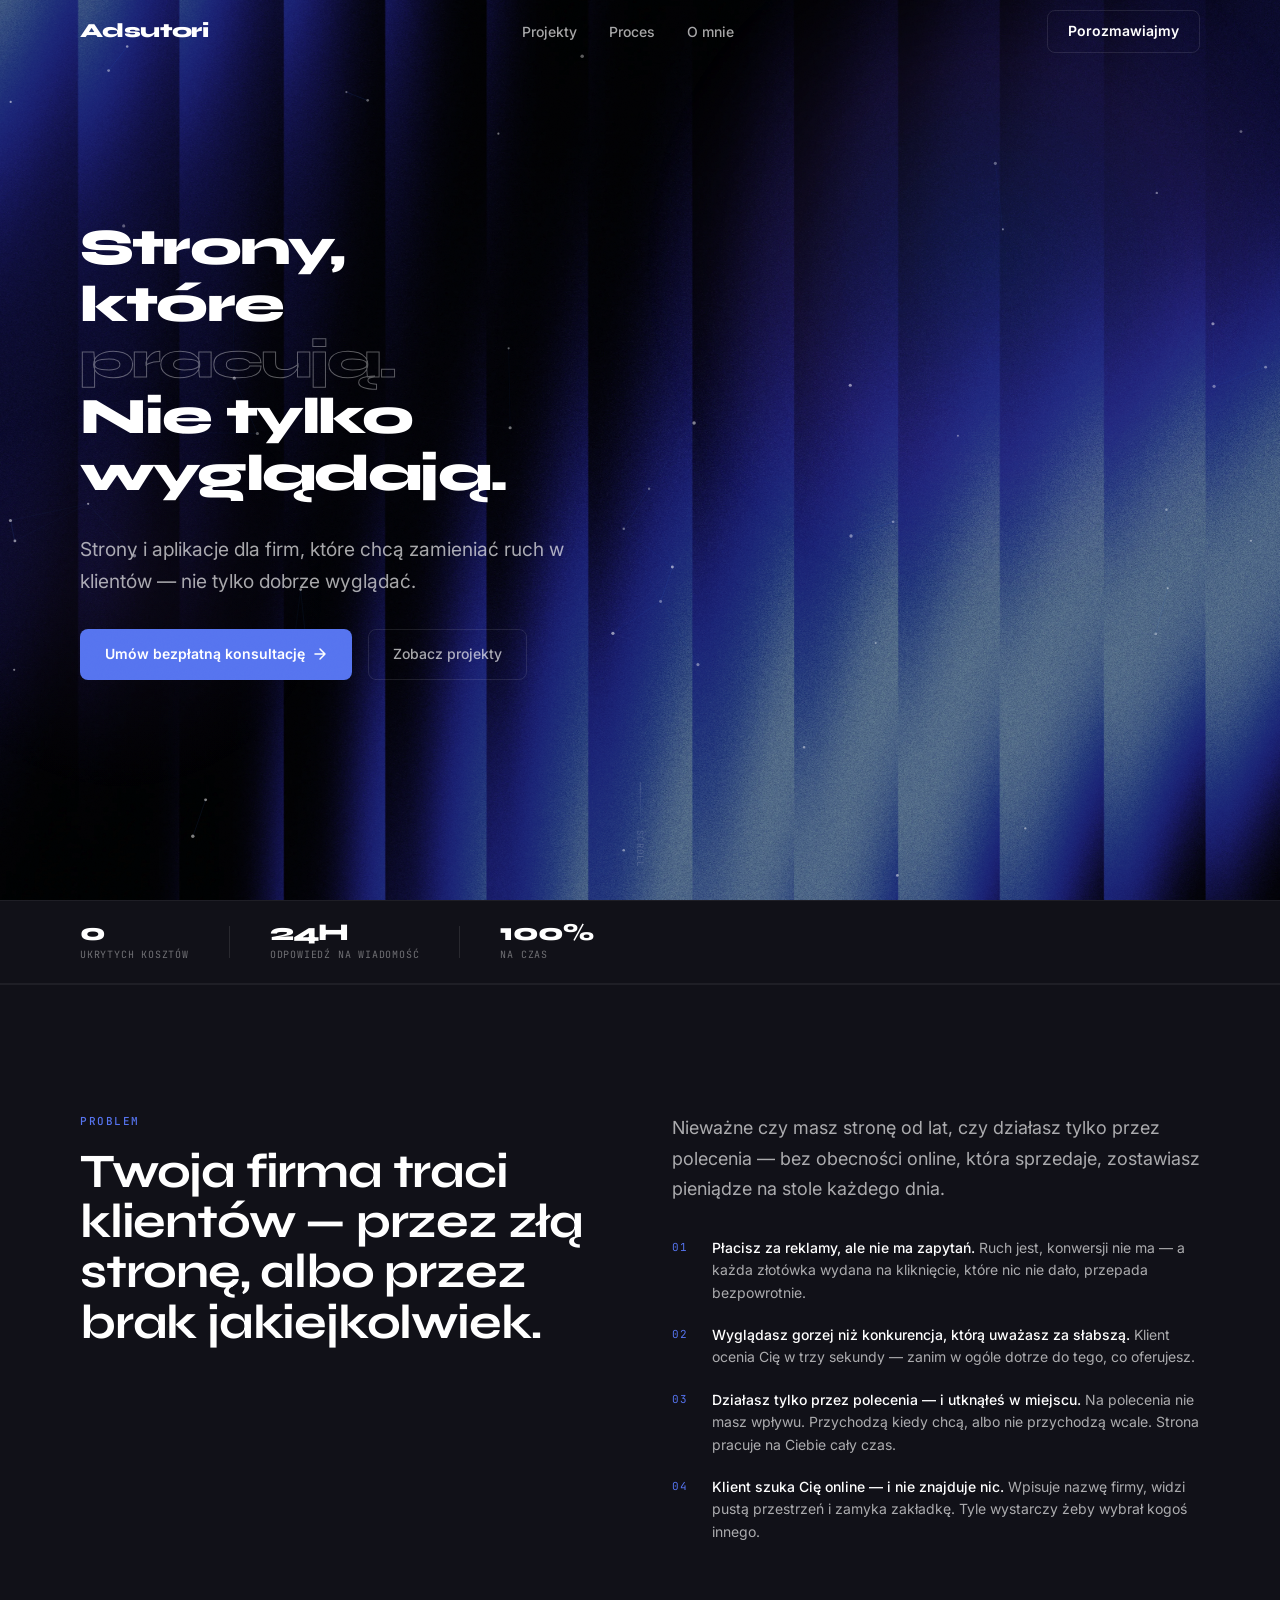
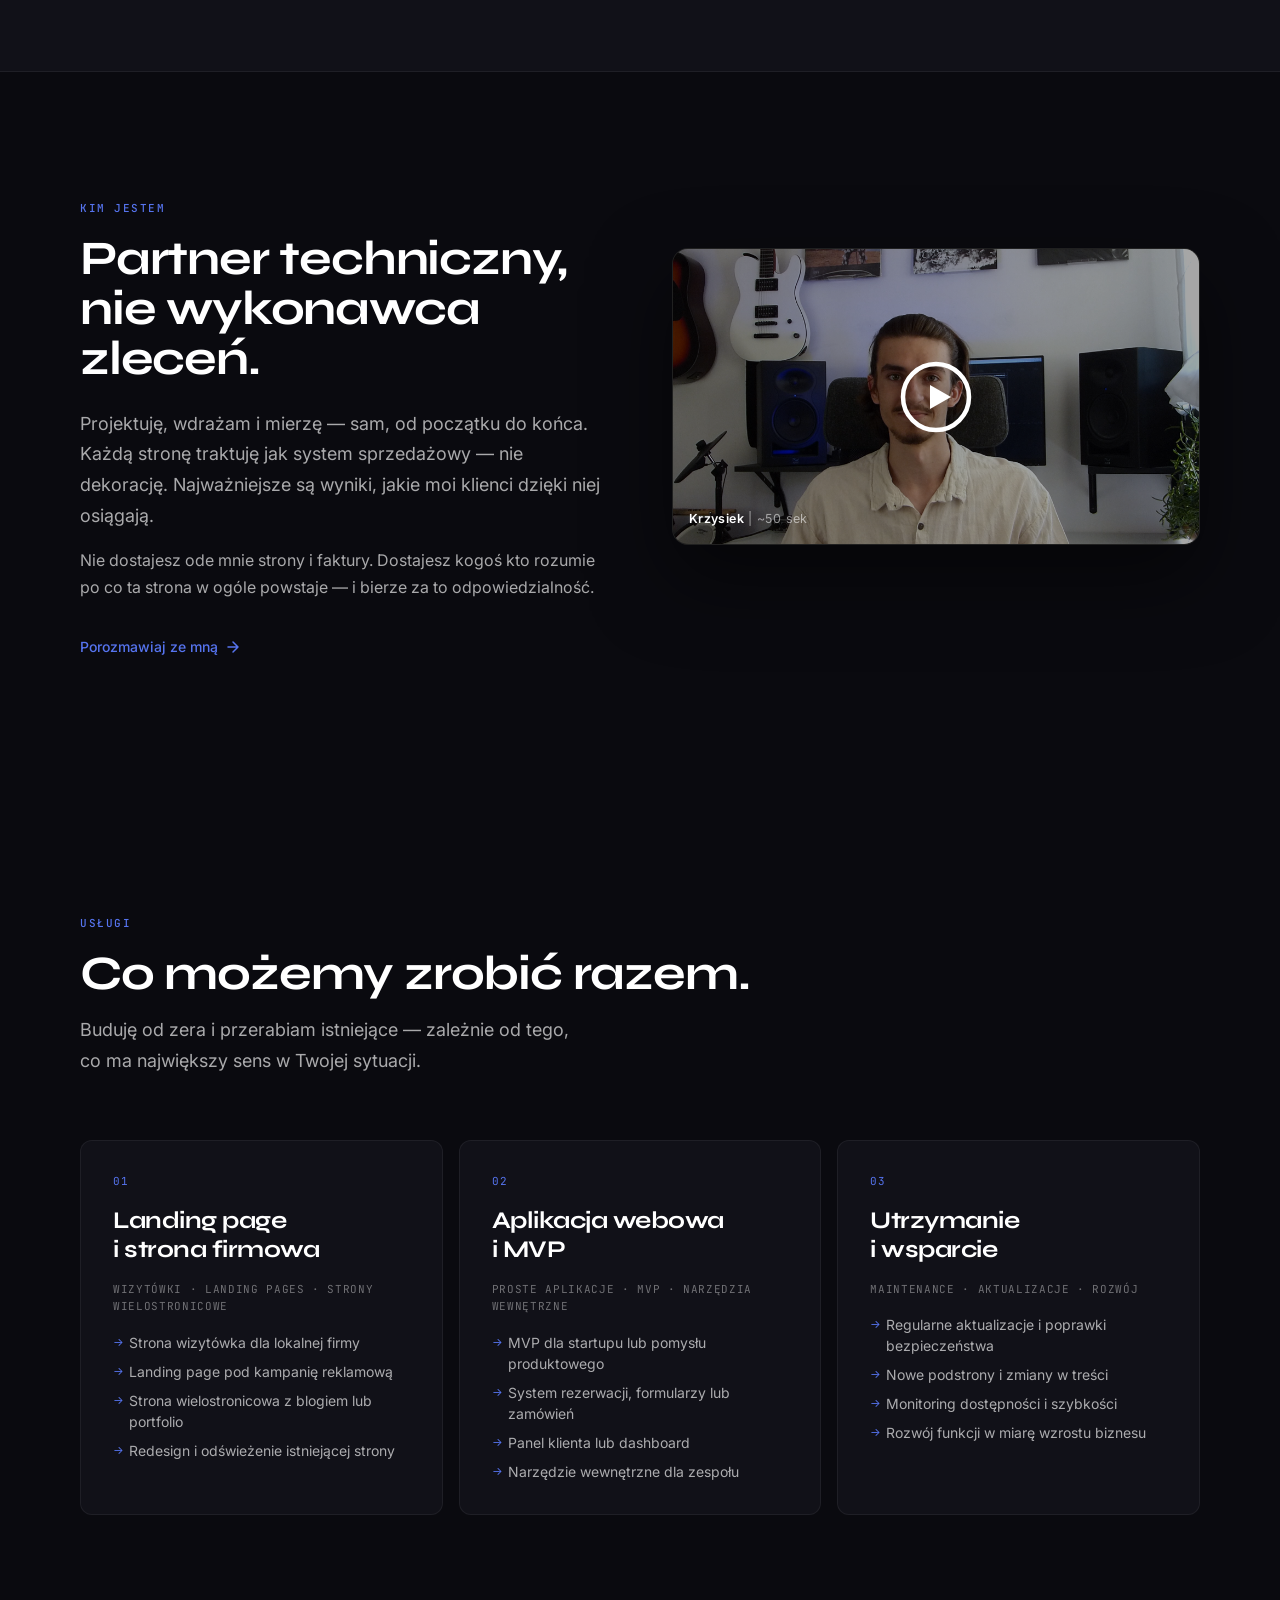
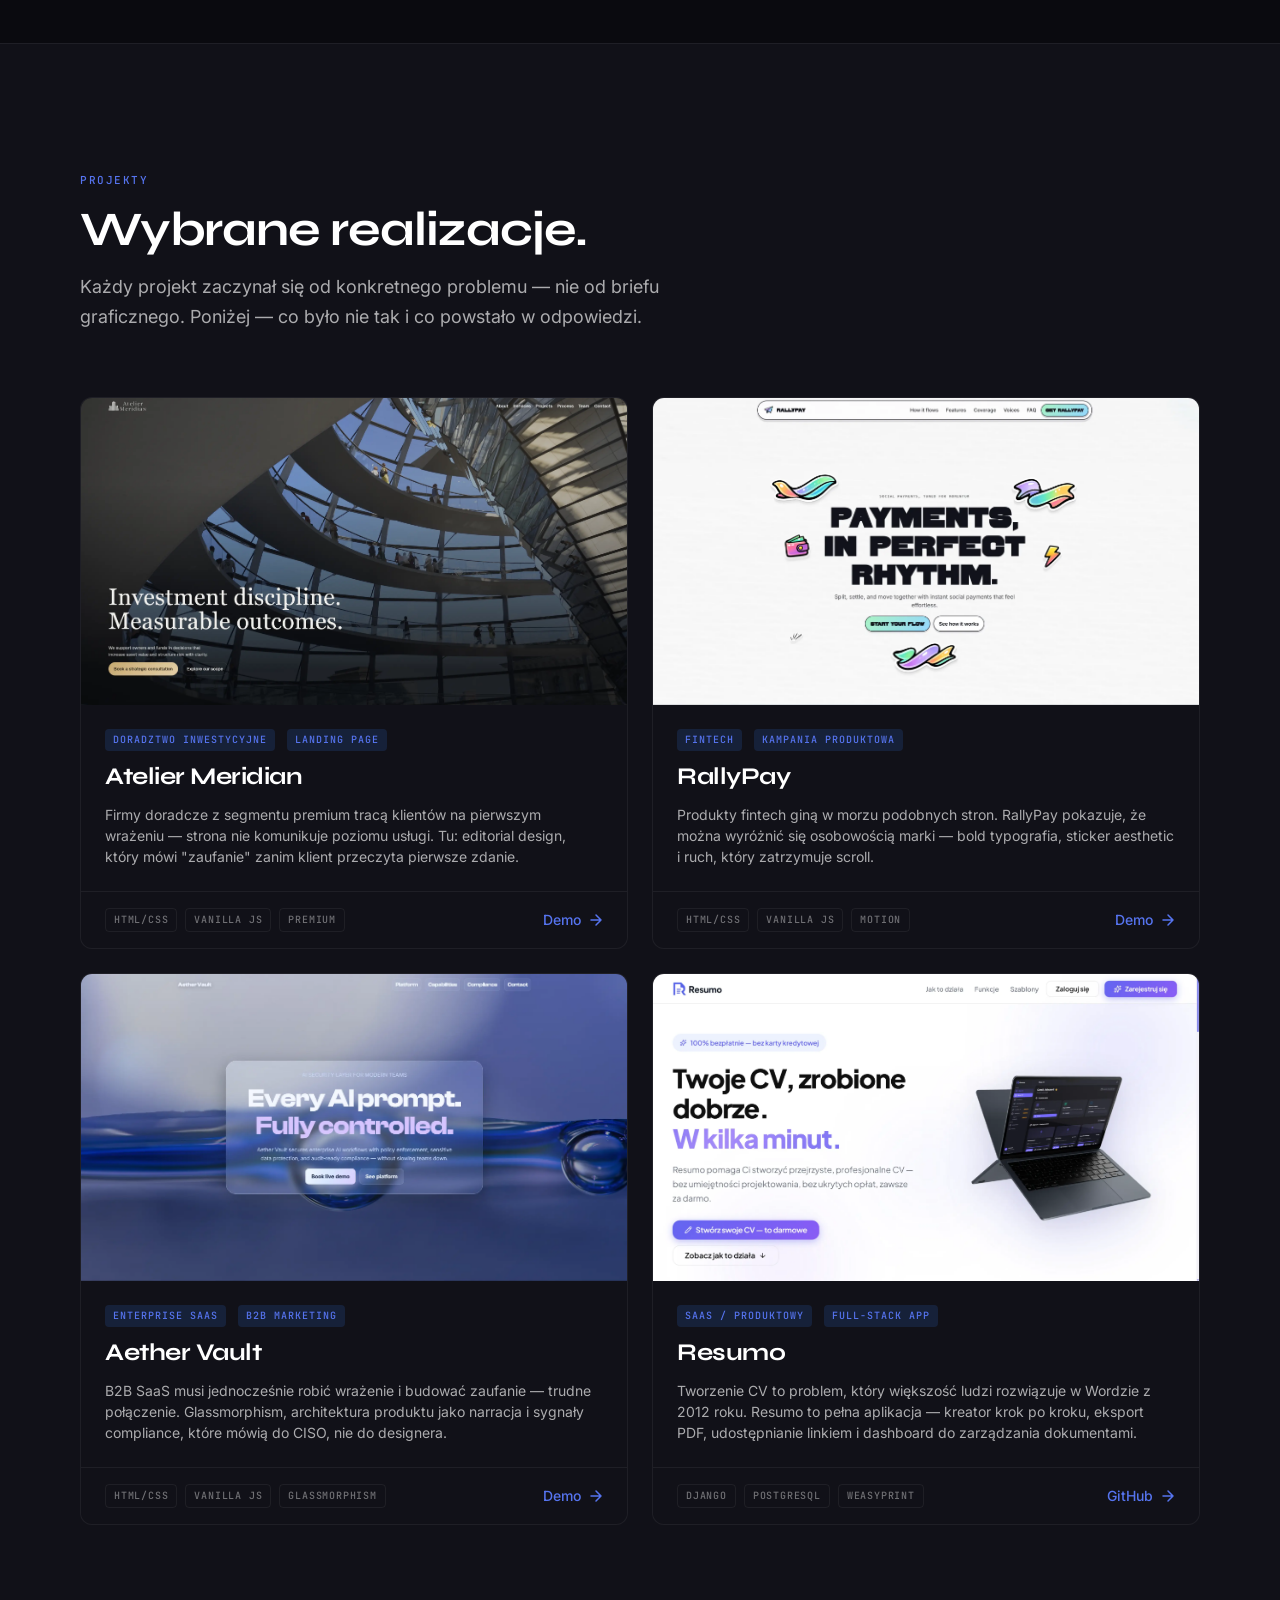
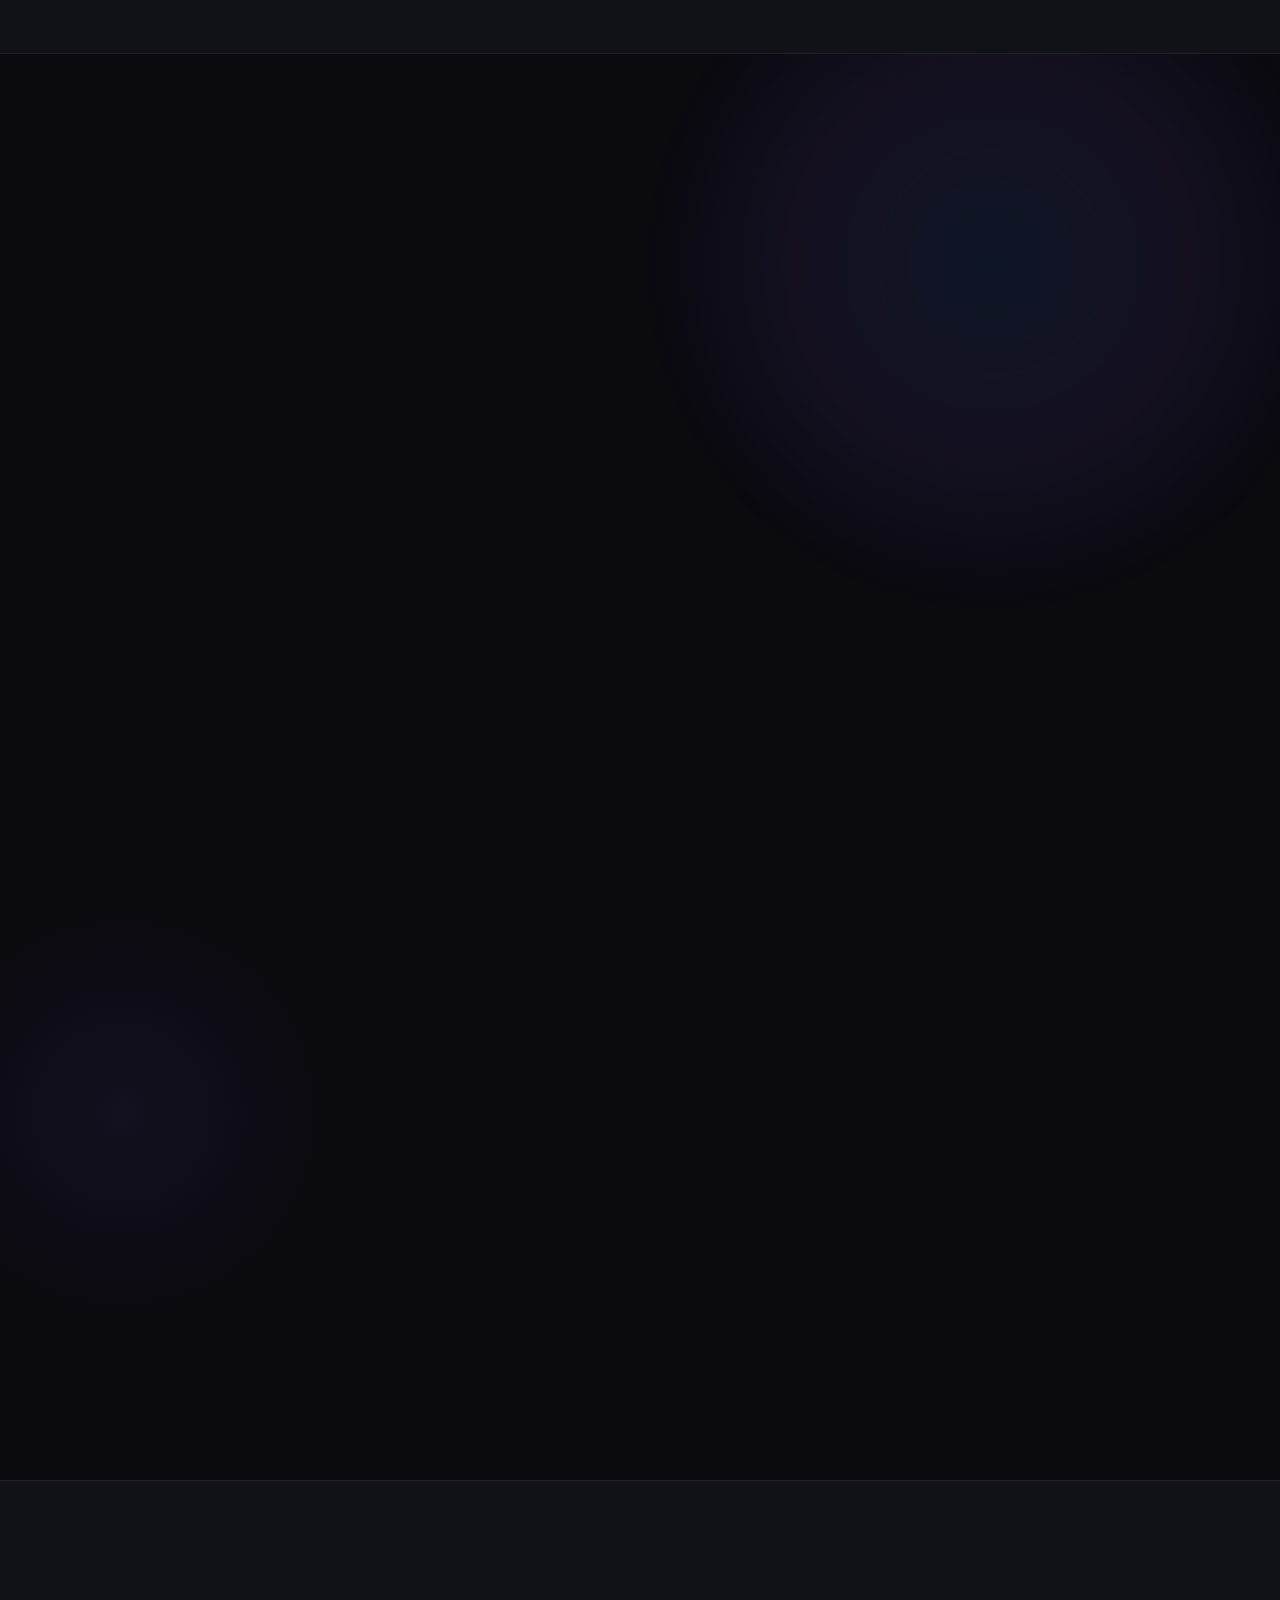
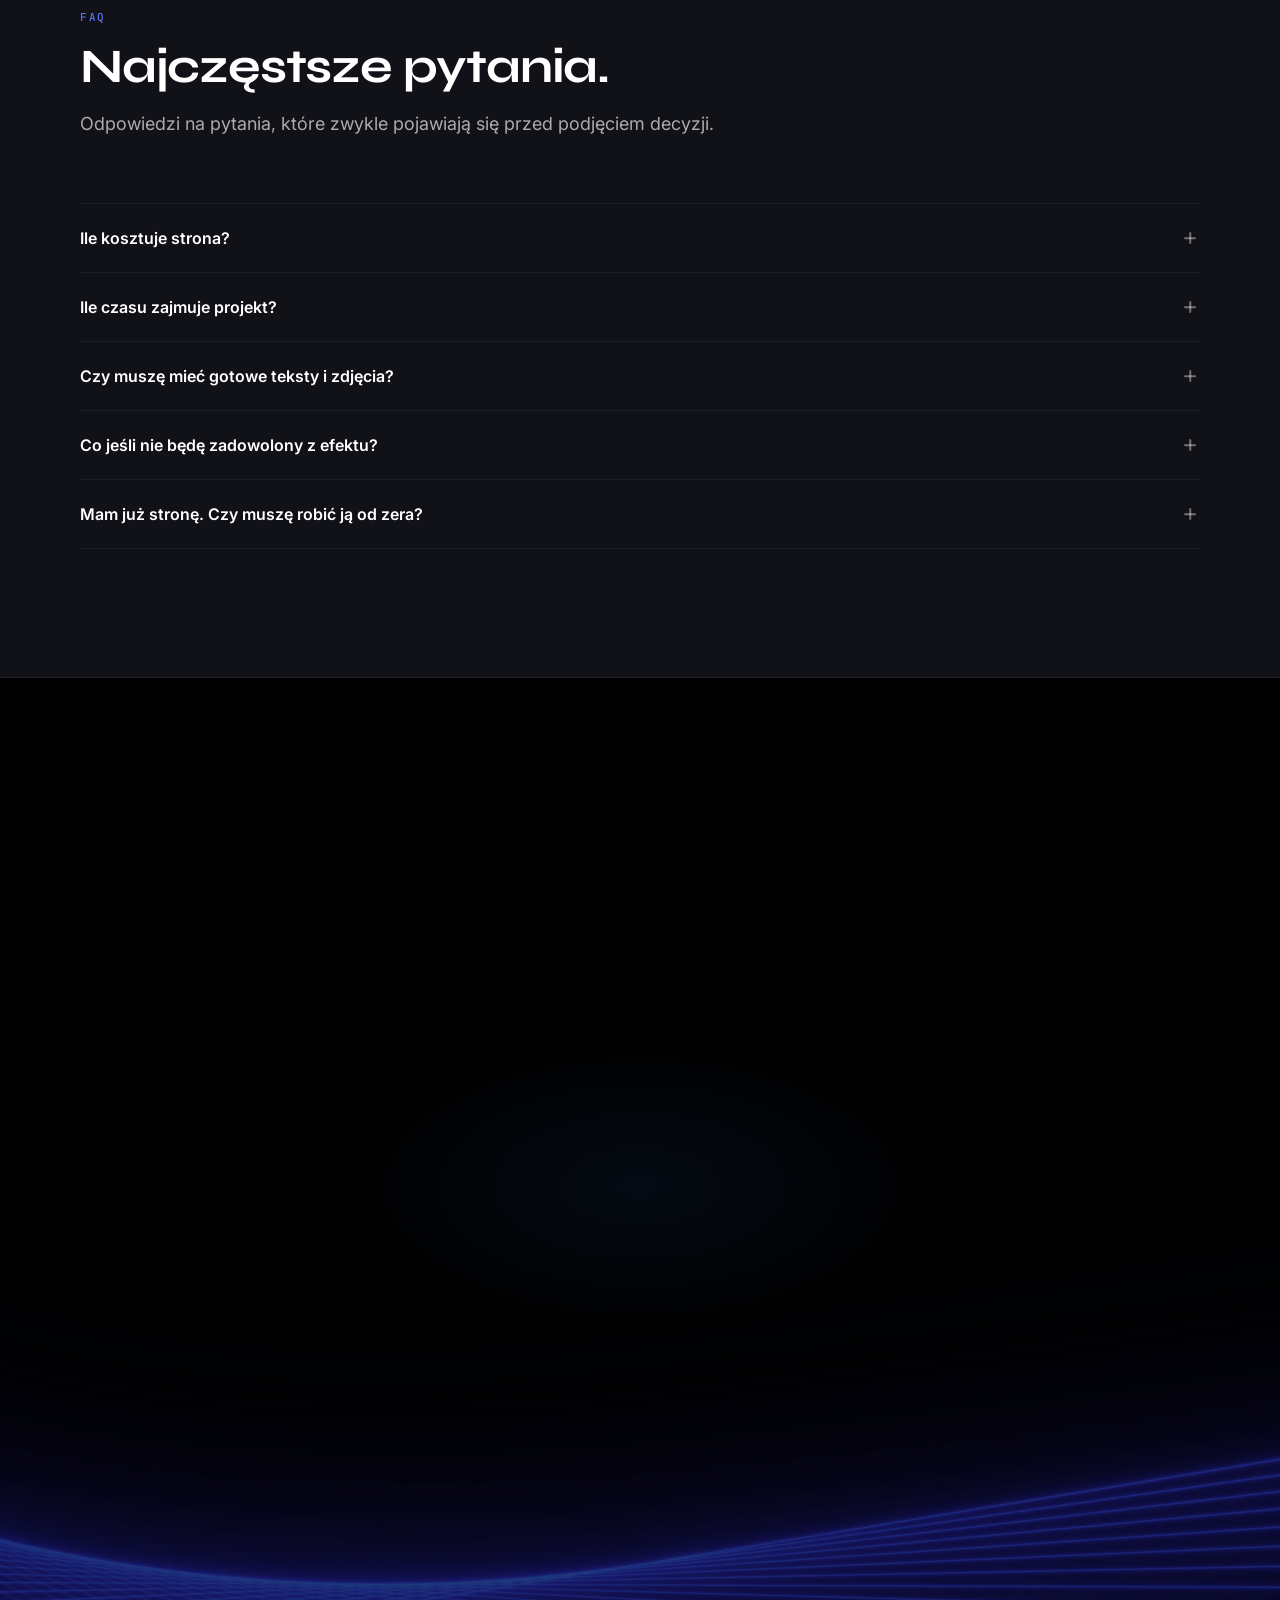
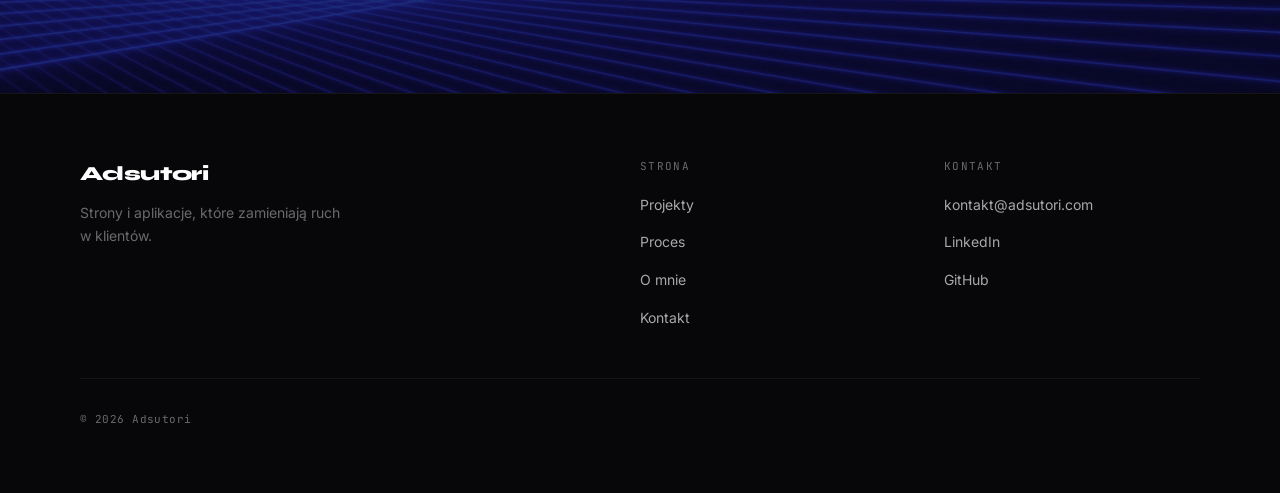
<file: index.html>
<!DOCTYPE html>
<html lang="pl">
<head>
  <meta charset="UTF-8">
  <meta name="viewport" content="width=device-width, initial-scale=1.0">
  <meta name="theme-color" content="#0A0A0F">

  <title>Adsutori — Strony internetowe dla firm | Krzysiek</title>
  <meta name="description" content="Tworzę nowoczesne strony internetowe i landing page dla firm. Freelancer web developer z Polski — szybko i profesjonalnie. Warszawa i cała Polska.">
  <meta name="robots" content="index, follow">
  <link rel="canonical" href="https://adsutori.com/">

  <!-- Open Graph -->
  <meta property="og:title" content="Adsutori — Strony internetowe dla firm | Krzysiek">
  <meta property="og:description" content="Tworzę nowoczesne strony internetowe i landing page dla firm. Freelancer web developer z Polski — szybko i profesjonalnie.">
  <meta property="og:type" content="website">
  <meta property="og:url" content="https://adsutori.com/">
  <meta property="og:image" content="https://adsutori.com/assets/og-image.jpg">

  <!-- Twitter/X -->
  <meta name="twitter:card" content="summary_large_image">
  <meta name="twitter:title" content="Adsutori — Strony internetowe dla firm | Krzysiek">
  <meta name="twitter:description" content="Tworzę nowoczesne strony internetowe i landing page dla firm. Freelancer web developer z Polski — szybko i profesjonalnie.">
  <meta name="twitter:image" content="https://adsutori.com/assets/og-image.jpg">

  <!-- Favicon & Styles -->
  <link rel="icon" type="image/x-icon" href="assets/favicon.ico">
  <link rel="stylesheet" href="css/tokens.css">
  <link rel="stylesheet" href="css/base.css">
  <link rel="stylesheet" href="css/components.css">
  <link rel="stylesheet" href="css/sections.css">

  <!-- Fonts -->
  <link rel="preconnect" href="https://fonts.googleapis.com">
  <link rel="preconnect" href="https://fonts.gstatic.com" crossorigin>
  <link href="https://fonts.googleapis.com/css2?family=Syne:wght@400;600;700;800&family=Inter:wght@300;400;500;600&family=JetBrains+Mono:wght@400;500&display=swap" rel="stylesheet">

  <!-- Preload -->
  <link rel="preload" as="image" href="assets/background-hero.webp">
  <link rel="preload" as="image" href="assets/background-cta.webp">
</head>


<body>

  <!-- ═══════════════════════════════════════
       NAVIGATION
  ═══════════════════════════════════════ -->

  <nav class="nav" id="nav" aria-label="Nawigacja główna">
    <div class="container">
      <div class="nav__inner">
        <a href="/" class="nav__logo" aria-label="Adsutori — strona główna">
          Adsutori
        </a>
        <ul class="nav__links" role="list">
          <li><a href="#work"    class="nav__link">Projekty</a></li>
          <li><a href="#process" class="nav__link">Proces</a></li>
          <li><a href="#about"   class="nav__link">O mnie</a></li>
        </ul>
        <a href="#contact" class="nav__cta">Porozmawiajmy</a>
        <button
          class="nav__hamburger"
          id="hamburger"
          aria-label="Otwórz menu"
          aria-expanded="false"
          aria-controls="drawer"
        >
          <span></span>
          <span></span>
          <span></span>
        </button>
      </div>
    </div>
  </nav>

  <div class="nav__drawer" id="drawer" role="dialog" aria-label="Menu mobilne">
    <a href="#work"    class="nav__link">Projekty</a>
    <a href="#process" class="nav__link">Proces</a>
    <a href="#about"   class="nav__link">O mnie</a>
    <a href="#contact" class="btn-primary">
      Porozmawiajmy
      <svg width="14" height="14" viewBox="0 0 14 14" fill="none" aria-hidden="true">
        <path d="M2 7h10M7 2l5 5-5 5" stroke="currentColor" stroke-width="1.5" stroke-linecap="round" stroke-linejoin="round"/>
      </svg>
    </a>
  </div>


  <main>

    <!-- ═══════════════════════════════════════
         HERO
    ═══════════════════════════════════════ -->

    <section class="hero" aria-labelledby="hero-heading">

      <div class="hero__bg" aria-hidden="true">

        <div class="hero__bg-image"></div>

        <canvas id="hero-canvas" class="hero__canvas"></canvas>
        <div class="hero__glow"></div>
        <div class="hero__glow-secondary"></div>
      </div>


      <div class="container">
        <div class="hero__inner">

          <!-- <div class="hero__label reveal">
            <span class="section-label">Web Development · Warszawa · 2026</span>
          </div> -->

          <h1 id="hero-heading" class="hero__heading reveal reveal-delay-1">
            Strony,<span class="hero__break"> które</span><br class="hero__br">
            <em>pracują.</em><br>
            Nie tylko<br>wyglądają.
          </h1>

          <p class="hero__sub reveal reveal-delay-2">
            Strony i aplikacje dla firm, które chcą zamieniać
            ruch w klientów — nie tylko dobrze wyglądać.
          </p>

          <!-- <div class="hero__meta reveal reveal-delay-3" aria-label="Informacje kontekstowe">
            <span class="hero__meta-item">Warszawa, PL</span>
            <div class="hero__meta-sep" aria-hidden="true"></div>
            <span class="hero__meta-item">Full-stack</span>
            <div class="hero__meta-sep" aria-hidden="true"></div>
            <span class="hero__meta-item">Landing pages + Web apps</span>
          </div> -->

          <div class="hero__actions reveal reveal-delay-4">
            <a href="#contact" class="btn-primary">
              Umów bezpłatną konsultację
              <svg width="14" height="14" viewBox="0 0 14 14" fill="none" aria-hidden="true">
                <path d="M2 7h10M7 2l5 5-5 5" stroke="currentColor" stroke-width="1.5" stroke-linecap="round" stroke-linejoin="round"/>
              </svg>
            </a>
            <a href="#work" class="btn-secondary">Zobacz projekty</a>
          </div>

        </div>
      </div>

      <div class="hero__scroll" aria-hidden="true">
        <div class="hero__scroll-line"></div>
        <span class="hero__scroll-label">scroll</span>
      </div>

    </section>


    <!-- ═══════════════════════════════════════
         PROOF BAR
    ═══════════════════════════════════════ -->

    <div class="proof-bar" aria-label="Statystyki i referencje">
      <div class="container">
        <div class="proof-bar__inner">

          <div class="proof-bar__stat">
            <span class="proof-bar__stat-value" data-count="0">0</span>
            <span class="proof-bar__stat-label">Ukrytych kosztów</span>
          </div>

          <div class="proof-bar__sep" aria-hidden="true"></div>

          <div class="proof-bar__stat">
            <span class="proof-bar__stat-value" data-count="24">24H</span>
            <span class="proof-bar__stat-label">Odpowiedź na wiadomość</span>
          </div>

          <div class="proof-bar__sep" aria-hidden="true"></div>

          <div class="proof-bar__stat">
            <span class="proof-bar__stat-value" data-count="100">100%</span>
            <span class="proof-bar__stat-label">Na czas</span>
          </div>

          <!-- <div class="proof-bar__sep" aria-hidden="true"></div>

          <blockquote class="proof-bar__quote">
            "Nie buduję stron, które tylko wyglądają. Każdy projekt zaczyna
            się od pytania: co ta strona ma zmienić w Twoim biznesie?"
            <cite>— Krzysiek, Adsutori</cite>
          </blockquote> -->

        </div>
      </div>
    </div>


    <!-- ═══════════════════════════════════════
         PROBLEM
    ═══════════════════════════════════════ -->

    <section class="section problem" aria-labelledby="problem-heading">
      <div class="container">
        <div class="problem__grid">

          <div>
            <span class="eyebrow">Problem</span>
            <h2 id="problem-heading" class="reveal">
              Twoja firma traci klientów — przez złą stronę, albo przez brak jakiejkolwiek.
            </h2>
          </div>

          <div>
            <p class="reveal" style="font-size: var(--text-md); margin-bottom: var(--space-8);">
              Nieważne czy masz stronę od lat, czy działasz tylko przez polecenia —
              bez obecności online, która sprzedaje, zostawiasz pieniądze na stole każdego dnia.
            </p>

            <ul class="problem__list" role="list">
              <li class="problem__item reveal reveal-delay-1">
                <span class="problem__item-num" aria-hidden="true">01</span>
                <span class="problem__item-text">
                  <strong>Płacisz za reklamy, ale nie ma zapytań.</strong>
                  Ruch jest, konwersji nie ma — a każda złotówka wydana na kliknięcie, które nic nie dało, przepada bezpowrotnie.
                </span>
              </li>
              <li class="problem__item reveal reveal-delay-2">
                <span class="problem__item-num" aria-hidden="true">02</span>
                <span class="problem__item-text">
                  <strong>Wyglądasz gorzej niż konkurencja, którą uważasz za słabszą.</strong>
                  Klient ocenia Cię w trzy sekundy — zanim w ogóle dotrze do tego, co oferujesz.
                </span>
              </li>
              <li class="problem__item reveal reveal-delay-3">
                <span class="problem__item-num" aria-hidden="true">03</span>
                <span class="problem__item-text">
                  <strong>Działasz tylko przez polecenia — i utknąłeś w miejscu.</strong>
                  Na polecenia nie masz wpływu. Przychodzą kiedy chcą, albo nie przychodzą wcale. Strona pracuje na Ciebie cały czas.
                </span>
              </li>
              <li class="problem__item reveal reveal-delay-4">
                <span class="problem__item-num" aria-hidden="true">04</span>
                <span class="problem__item-text">
                  <strong>Klient szuka Cię online — i nie znajduje nic.</strong>
                  Wpisuje nazwę firmy, widzi pustą przestrzeń i zamyka zakładkę. Tyle wystarczy żeby wybrał kogoś innego.
                </span>
              </li>
            </ul>

            <!-- <div class="problem__callout reveal" style="margin-top: var(--space-8);">
              <p>
                Każdy miesiąc z niedziałającą stroną to kliknięcia, za które płacisz,
                ale których nie zamieniasz w klientów. Problem nie stoi w miejscu — kumuluje się.
              </p>
            </div> -->
          </div>

        </div>
      </div>
    </section>

<!-- <section class="section problem-statement" aria-label="Problem — podsumowanie">
  <div class="container">
    <div class="problem-statement__inner reveal">

      <div class="problem-statement__accent" aria-hidden="true"></div>

      <h2 class="problem-statement__text">
        Każdy miesiąc bez strony, która sprzedaje,
        to klienci, którzy trafiają do konkurencji.
      </h2>

      <div class="problem-statement__divider" aria-hidden="true">
        <span></span>
        <svg width="6" height="6" viewBox="0 0 6 6" fill="none">
          <rect x="0" y="0" width="6" height="6" rx="1" fill="var(--color-accent)" transform="rotate(45 3 3)"/>
        </svg>
        <span></span>
      </div>

      <p class="problem-statement__sub">
        Problem nie stoi w miejscu — kumuluje się.
      </p>

    </div>
  </div>
</section> -->


    <!-- ═══════════════════════════════════════
         ABOUT / POSITIONING
    ═══════════════════════════════════════ -->

    <section class="section" id="about" aria-labelledby="about-heading">
      <div class="container">
        <div class="about__grid">

          <div>
            <span class="eyebrow">Kim jestem</span>
            <h2 id="about-heading" class="reveal">
              Partner techniczny,<br>nie wykonawca zleceń.
            </h2>
            <p class="reveal" style="margin-top: var(--space-6); font-size: var(--text-md);">
              Projektuję, wdrażam i mierzę — sam, od początku do końca.
              Każdą stronę traktuję jak system sprzedażowy — nie dekorację.
              Najważniejsze są wyniki, jakie moi klienci dzięki niej osiągają.
            </p>
            <p class="reveal" style="margin-top: var(--space-4);">
              Nie dostajesz ode mnie strony i faktury. Dostajesz kogoś kto rozumie
              po co ta strona w ogóle powstaje — i bierze za to odpowiedzialność.
            </p>
            <div style="margin-top: var(--space-8);" class="reveal">
              <a href="#contact" class="btn-link">
                Porozmawiaj ze mną
                <svg width="14" height="14" viewBox="0 0 14 14" fill="none" aria-hidden="true">
                  <path d="M2 7h10M7 2l5 5-5 5" stroke="currentColor" stroke-width="1.5" stroke-linecap="round" stroke-linejoin="round"/>
                </svg>
              </a>
            </div>
          </div>

          <!-- <div class="about__differentiators">
            <div class="differentiator reveal">
              <div class="differentiator__icon">01 / Full-stack</div>
              <div class="differentiator__title">Jeden człowiek, pełny stack</div>
              <p class="differentiator__desc">
                Design, kod i deployment w jednym miejscu. Nie koordynujesz
                trzech firm — rozmawiasz z jedną osobą, która rozumie cały system.
              </p>
            </div>

            <div class="differentiator reveal reveal-delay-1">
              <div class="differentiator__icon">02 / AI-speed</div>
              <div class="differentiator__title">Efekt agencyjny, czas freelancera</div>
              <p class="differentiator__desc">
                Używam AI do przyspieszenia developmentu bez obniżania jakości.
                Dostajesz wynik, który agencja wyceniłaby na tygodnie — w dni.
              </p>
            </div>

            <div class="differentiator reveal reveal-delay-2">
              <div class="differentiator__icon">03 / Business-first</div>
              <div class="differentiator__title">Myślę o Twoim biznesie, nie o kodzie</div>
              <p class="differentiator__desc">
                Stack techniczny to narzędzie. Celem jest zawsze konkretny
                wynik biznesowy: więcej zapytań, lepsza konwersja, silniejszy wizerunek.
              </p>
            </div>
          </div> -->

          <!-- PRAWA — odtwarzacz wideo -->
          <div class="about__video-wrapper reveal reveal-delay-2">
            <div class="about__video-inner">

              <!-- Thumbnail z przyciskiem play -->
              <div class="about__video-thumb" id="videoThumb">
                <img
                  src="assets/video-thumbnail.webp"
                  alt="Krzysiek — Adsutori"
                  class="about__video-img"
                  loading="lazy"
                />
                <button class="about__play-btn" id="playBtn" aria-label="Odtwórz wideo">
                  <svg viewBox="0 0 24 24" fill="none" xmlns="http://www.w3.org/2000/svg">
                    <circle cx="12" cy="12" r="11" stroke="currentColor" stroke-width="1.5"/>
                    <polygon points="10,8 17,12 10,16" fill="currentColor"/>
                  </svg>
                </button>
                <div class="about__video-caption">
                  <span>Krzysiek</span> | ~50 sek
                </div>
              </div>

              <!-- Iframe (ukryty dopóki nie kliknie play) -->
              <div class="about__video-embed" id="videoEmbed" hidden></div>

            </div>
          </div>

        </div>
      </div>
    </section>

    <!-- ═══════════════════════════════════════
        SERVICES
    ═══════════════════════════════════════ -->

    <section class="section" aria-labelledby="services-heading">
      <div class="container">

        <div class="section__header">
          <span class="eyebrow">Usługi</span>
          <h2 id="services-heading" class="reveal">
            Co możemy zrobić razem.
          </h2>
          <p class="reveal">
            Buduję od zera i przerabiam istniejące — zależnie od tego, <br>
            co ma największy sens w Twojej sytuacji.
          </p>
        </div>

        <!-- Trzy główne karty -->
        <div class="services__grid services__grid--three reveal">

          <article class="service-card">
            <div class="service-card__number">01</div>
            <h3 class="service-card__title">Landing page<br>i strona firmowa</h3>
            <div class="service-card__for">Wizytówki · Landing pages · Strony wielostronicowe</div>
            <ul class="service-card__list">
              <li>Strona wizytówka dla lokalnej firmy</li>
              <li>Landing page pod kampanię reklamową</li>
              <li>Strona wielostronicowa z blogiem lub portfolio</li>
              <li>Redesign i odświeżenie istniejącej strony</li>
            </ul>
          </article>

          <article class="service-card reveal reveal-delay-1">
            <div class="service-card__number">02</div>
            <h3 class="service-card__title">Aplikacja webowa<br>i MVP</h3>
            <div class="service-card__for">Proste aplikacje · MVP · Narzędzia wewnętrzne</div>
            <ul class="service-card__list">
              <li>MVP dla startupu lub pomysłu produktowego</li>
              <li>System rezerwacji, formularzy lub zamówień</li>
              <li>Panel klienta lub dashboard</li>
              <li>Narzędzie wewnętrzne dla zespołu</li>
            </ul>
          </article>

          <article class="service-card reveal reveal-delay-2">
            <div class="service-card__number">03</div>
            <h3 class="service-card__title">Utrzymanie<br>i wsparcie</h3>
            <div class="service-card__for">Maintenance · Aktualizacje · Rozwój</div>
            <ul class="service-card__list">
              <li>Regularne aktualizacje i poprawki bezpieczeństwa</li>
              <li>Nowe podstrony i zmiany w treści</li>
              <li>Monitoring dostępności i szybkości</li>
              <li>Rozwój funkcji w miarę wzrostu biznesu</li>
            </ul>
          </article>

        </div>
      </div>
    </section>



    <!-- ═══════════════════════════════════════
         WORK / CASE STUDIES
    ═══════════════════════════════════════ -->

    <section class="section" id="work" aria-labelledby="work-heading"
            style="background: var(--bg-elevated); border-top: 1px solid var(--border-subtle); border-bottom: 1px solid var(--border-subtle);">
      <div class="container">

        <div class="section__header">
          <span class="eyebrow">Projekty</span>
          <h2 id="work-heading" class="reveal">Wybrane realizacje.</h2>
          <p class="reveal">
            Każdy projekt zaczynał się od konkretnego problemu — nie od briefu
            graficznego. Poniżej — co było nie tak i co powstało w odpowiedzi.
          </p>
        </div>

        <div class="work__grid">

          <!-- Card 1 — Atelier Meridian -->
          <article class="card reveal">
            <div class="card__image">
              <img
                src="assets/screenshots/atelier-meridian.webp"
                alt="Podgląd projektu Atelier Meridian"
                class="card__img"
                loading="lazy"
              >
              <div class="card__image-overlay" aria-hidden="true">
                <a href="https://atelier-meridian-virid.vercel.app/"
                  target="_blank" rel="noopener noreferrer"
                  class="btn-link" tabindex="-1">
                  Zobacz projekt
                  <svg width="14" height="14" viewBox="0 0 14 14" fill="none">
                    <path d="M2 7h10M7 2l5 5-5 5" stroke="currentColor" stroke-width="1.5"
                      stroke-linecap="round" stroke-linejoin="round"/>
                  </svg>
                </a>
              </div>
            </div>
            <div class="card__body">
              <div class="card__meta">
                <span class="card__tag">Doradztwo inwestycyjne</span>
                <span class="card__tag">Landing page</span>
              </div>
              <h3 class="card__title">Atelier Meridian</h3>
              <p class="card__problem">
                Firmy doradcze z segmentu premium tracą klientów na pierwszym
                wrażeniu — strona nie komunikuje poziomu usługi. Tu: editorial
                design, który mówi "zaufanie" zanim klient przeczyta pierwsze zdanie.
              </p>
              <!-- <div class="card__metric">
                <span class="card__metric-value">100%</span>
                <span class="card__metric-label">custom — zero frameworków CSS</span>
              </div> -->
            </div>
            <div class="card__footer">
              <div style="display: flex; gap: var(--space-2); flex-wrap: wrap;">
                <span class="tag">HTML/CSS</span>
                <span class="tag">Vanilla JS</span>
                <span class="tag">Premium</span>
              </div>
              <a href="https://atelier-meridian-virid.vercel.app/"
                target="_blank" rel="noopener noreferrer" class="btn-link">
                Demo
                <svg width="14" height="14" viewBox="0 0 14 14" fill="none" aria-hidden="true">
                  <path d="M2 7h10M7 2l5 5-5 5" stroke="currentColor" stroke-width="1.5"
                    stroke-linecap="round" stroke-linejoin="round"/>
                </svg>
              </a>
            </div>
          </article>

          <!-- Card 2 — RallyPay -->
          <article class="card reveal reveal-delay-1">
            <div class="card__image">
              <img
                src="assets/screenshots/rallypay.webp"
                alt="Podgląd projektu RallyPay"
                class="card__img"
                loading="lazy"
              >
              <div class="card__image-overlay" aria-hidden="true">
                <a href="https://rallypay.vercel.app/"
                  target="_blank" rel="noopener noreferrer"
                  class="btn-link" tabindex="-1">
                  Zobacz projekt
                  <svg width="14" height="14" viewBox="0 0 14 14" fill="none">
                    <path d="M2 7h10M7 2l5 5-5 5" stroke="currentColor" stroke-width="1.5"
                      stroke-linecap="round" stroke-linejoin="round"/>
                  </svg>
                </a>
              </div>
            </div>
            <div class="card__body">
              <div class="card__meta">
                <span class="card__tag">Fintech</span>
                <span class="card__tag">Kampania produktowa</span>
              </div>
              <h3 class="card__title">RallyPay</h3>
              <p class="card__problem">
                Produkty fintech giną w morzu podobnych stron. RallyPay pokazuje,
                że można wyróżnić się osobowością marki — bold typografia, sticker
                aesthetic i ruch, który zatrzymuje scroll.
              </p>
              <!-- <div class="card__metric">
                <span class="card__metric-value">Live</span>
                <span class="card__metric-label">wdrożony na Vercel</span>
              </div> -->
            </div>
            <div class="card__footer">
              <div style="display: flex; gap: var(--space-2); flex-wrap: wrap;">
                <span class="tag">HTML/CSS</span>
                <span class="tag">Vanilla JS</span>
                <span class="tag">Motion</span>
              </div>
              <a href="https://rallypay.vercel.app/"
                target="_blank" rel="noopener noreferrer" class="btn-link">
                Demo
                <svg width="14" height="14" viewBox="0 0 14 14" fill="none" aria-hidden="true">
                  <path d="M2 7h10M7 2l5 5-5 5" stroke="currentColor" stroke-width="1.5"
                    stroke-linecap="round" stroke-linejoin="round"/>
                </svg>
              </a>
            </div>
          </article>

          <!-- Card 3 — Aether Vault -->
          <article class="card reveal reveal-delay-2">
            <div class="card__image">
              <img
                src="assets/screenshots/aether-vault.webp"
                alt="Podgląd projektu Aether Vault"
                class="card__img"
                loading="lazy"
              >
              <div class="card__image-overlay" aria-hidden="true">
                <a href="https://aether-vault-livid.vercel.app/"
                  target="_blank" rel="noopener noreferrer"
                  class="btn-link" tabindex="-1">
                  Zobacz projekt
                  <svg width="14" height="14" viewBox="0 0 14 14" fill="none">
                    <path d="M2 7h10M7 2l5 5-5 5" stroke="currentColor" stroke-width="1.5"
                      stroke-linecap="round" stroke-linejoin="round"/>
                  </svg>
                </a>
              </div>
            </div>
            <div class="card__body">
              <div class="card__meta">
                <span class="card__tag">Enterprise SaaS</span>
                <span class="card__tag">B2B marketing</span>
              </div>
              <h3 class="card__title">Aether Vault</h3>
              <p class="card__problem">
                B2B SaaS musi jednocześnie robić wrażenie i budować zaufanie —
                trudne połączenie. Glassmorphism, architektura produktu jako
                narracja i sygnały compliance, które mówią do CISO, nie do
                designera.
              </p>
              <!-- <div class="card__metric">
                <span class="card__metric-value">Live</span>
                <span class="card__metric-label">wdrożony na Vercel</span>
              </div> -->
            </div>
            <div class="card__footer">
              <div style="display: flex; gap: var(--space-2); flex-wrap: wrap;">
                <span class="tag">HTML/CSS</span>
                <span class="tag">Vanilla JS</span>
                <span class="tag">Glassmorphism</span>
              </div>
              <a href="https://aether-vault-livid.vercel.app/"
                target="_blank" rel="noopener noreferrer" class="btn-link">
                Demo
                <svg width="14" height="14" viewBox="0 0 14 14" fill="none" aria-hidden="true">
                  <path d="M2 7h10M7 2l5 5-5 5" stroke="currentColor" stroke-width="1.5"
                    stroke-linecap="round" stroke-linejoin="round"/>
                </svg>
              </a>
            </div>
          </article>

          <!-- Card 4 — Resumo -->
          <article class="card reveal reveal-delay-3">
            <div class="card__image">
              <img
                src="assets/screenshots/resumo.webp"
                alt="Podgląd projektu Resumo"
                class="card__img"
                loading="lazy"
              >
              <div class="card__image-overlay" aria-hidden="true">
                <a href="https://github.com/adsutori/resumo"
                  target="_blank" rel="noopener noreferrer"
                  class="btn-link" tabindex="-1">
                  Zobacz projekt
                  <svg width="14" height="14" viewBox="0 0 14 14" fill="none">
                    <path d="M2 7h10M7 2l5 5-5 5" stroke="currentColor" stroke-width="1.5"
                      stroke-linecap="round" stroke-linejoin="round"/>
                  </svg>
                </a>
              </div>
            </div>
            <div class="card__body">
              <div class="card__meta">
                <span class="card__tag">SaaS / Produktowy</span>
                <span class="card__tag">Full-stack app</span>
              </div>
              <h3 class="card__title">Resumo</h3>
              <p class="card__problem">
                Tworzenie CV to problem, który większość ludzi rozwiązuje w Wordzie
                z 2012 roku. Resumo to pełna aplikacja — kreator krok po kroku,
                eksport PDF, udostępnianie linkiem i dashboard do zarządzania
                dokumentami.
              </p>
              <!-- <div class="card__metric">
                <span class="card__metric-value">Full-stack</span>
                <span class="card__metric-label">Django · PostgreSQL · PDF export</span>
              </div> -->
            </div>
            <div class="card__footer">
              <div style="display: flex; gap: var(--space-2); flex-wrap: wrap;">
                <span class="tag">Django</span>
                <span class="tag">PostgreSQL</span>
                <span class="tag">WeasyPrint</span>
              </div>
              <a href="https://github.com/adsutori/resumo"
                target="_blank" rel="noopener noreferrer" class="btn-link">
                GitHub
                <svg width="14" height="14" viewBox="0 0 14 14" fill="none" aria-hidden="true">
                  <path d="M2 7h10M7 2l5 5-5 5" stroke="currentColor" stroke-width="1.5"
                    stroke-linecap="round" stroke-linejoin="round"/>
                </svg>
              </a>
            </div>
          </article>

        </div>
      </div>
    </section>


    <!-- ═══════════════════════════════════════
        PROCESS
    ═══════════════════════════════════════ -->

    <section class="section process" id="process" aria-labelledby="process-heading">
      <div class="process__bg" aria-hidden="true">
        <!-- <div class="process__bg-image"></div> -->
        <div class="hero__glow"></div>
        <div class="hero__glow-secondary"></div>
      </div>

      <div class="container">

        <div class="process__header reveal">
          <span class="eyebrow">Proces</span>
          <h2 id="process-heading">Kontrolujesz<br>każdy szczegół.</h2>
          <p class="process__subtitle">
            Dobra współpraca zaczyna się od jasnych zasad.
            Dlatego zanim cokolwiek zbuduję — pokazuję dokładnie jak wygląda plan działań.
          </p>
        </div>

        <div class="process__slalom" role="list">

          <svg class="process__svg" aria-hidden="true">
            <path id="slalomPath" fill="none"/>
          </svg>

          <div class="process__node reveal" role="listitem" data-step="1">
            <div class="process__dot">
              <span class="process__dot-ring"></span>
              <span class="process__dot-num">01</span>
            </div>
            <div class="process__card">
              <div class="process__card-tag">Bezpłatnie · 30 min</div>
              <h3 class="process__card-title">Diagnoza</h3>
              <p class="process__card-desc">Rozmawiamy o Twoim biznesie i celach. Bez zobowiązań — możesz po prostu sprawdzić czy jestem właściwym wyborem.</p>
            </div>
          </div>

          <div class="process__node reveal reveal-delay-1" role="listitem" data-step="2">
            <div class="process__dot">
              <span class="process__dot-ring"></span>
              <span class="process__dot-num">02</span>
            </div>
            <div class="process__card">
              <div class="process__card-tag">1–5 dni</div>
              <h3 class="process__card-title">Szczegóły, oferta, umowa</h3>
              <p class="process__card-desc">Podajesz mi wymagania. Dostajesz konkretny plan: co robimy, ile kosztuje i kiedy będzie gotowe.</p>
            </div>
          </div>

          <div class="process__node reveal reveal-delay-2" role="listitem" data-step="3">
            <div class="process__dot">
              <span class="process__dot-ring"></span>
              <span class="process__dot-num">03</span>
            </div>
            <div class="process__card">
              <div class="process__card-tag">1–8 tygodni</div>
              <h3 class="process__card-title">Design & development</h3>
              <p class="process__card-desc">Buduję iteracyjnie z Twoim feedbackiem. Widzisz postęp na każdym etapie. Czas zależy od wielkości projektu.</p>
            </div>
          </div>

          <div class="process__node reveal reveal-delay-3" role="listitem" data-step="4">
            <div class="process__dot">
              <span class="process__dot-ring"></span>
              <span class="process__dot-num">04</span>
            </div>
            <div class="process__card">
              <div class="process__card-tag">1 dzień</div>
              <h3 class="process__card-title">Dzień launchu</h3>
              <p class="process__card-desc">Wdrożenie strony. Wykupienie hostingu, domeny, przekazanie projektu w Twoje ręce.</p>
            </div>
          </div>

          <div class="process__node reveal reveal-delay-4" role="listitem" data-step="5">
            <div class="process__dot">
              <span class="process__dot-ring"></span>
              <span class="process__dot-num">05</span>
            </div>
            <div class="process__card">
              <div class="process__card-tag">Długoterminowo</div>
              <h3 class="process__card-title">Utrzymanie & wsparcie</h3>
              <p class="process__card-desc">Aktualizacje, poprawki, nowe podstrony — nie zostawiam Cię po launchu. Strona rośnie razem z biznesem.</p>
            </div>
          </div>

        </div>

        <!-- CTA pod slalomem -->
        <div class="process__cta reveal">
          <a href="#contact" class="btn-primary">
            Zacznij od bezpłatnej konsultacji
            <svg width="14" height="14" viewBox="0 0 14 14" fill="none" aria-hidden="true">
              <path d="M2 7h10M7 2l5 5-5 5" stroke="currentColor" stroke-width="1.5" stroke-linecap="round" stroke-linejoin="round"/>
            </svg>
          </a>
        </div>

      </div>
    </section>


    <!-- ═══════════════════════════════════════
         NOT FOR YOU — filtracja klientów
    ═══════════════════════════════════════ -->

    <!-- <section class="section not-for-you" aria-labelledby="nfy-heading">
      <div class="container">
        <div class="not-for-you__grid">

          <div>
            <span class="eyebrow">Szczerość</span>
            <h2 id="nfy-heading" class="reveal">
              Kiedy prawdopodobnie nie jestem najlepszym wyborem.
            </h2>
            <p class="reveal" style="margin-top: var(--space-4); font-size: var(--text-md);">
              Większość firm mówi, że są dla wszystkich. Ja wolę
              powiedzieć wprost, kiedy ktoś inny będzie lepszą opcją —
              bo wtedy moje rekomendacje mają realną wartość.
            </p>

            <ul class="not-for-you__list reveal" role="list">
              <li class="not-for-you__item">
                <span class="not-for-you__item-x" aria-hidden="true">✕</span>
                <span class="not-for-you__item-text">
                  Szukasz najtańszej możliwej strony bez strategii
                </span>
              </li>
              <li class="not-for-you__item">
                <span class="not-for-you__item-x" aria-hidden="true">✕</span>
                <span class="not-for-you__item-text">
                  Potrzebujesz tylko drobnej poprawki w istniejącym szablonie WordPress
                </span>
              </li>
              <li class="not-for-you__item">
                <span class="not-for-you__item-x" aria-hidden="true">✕</span>
                <span class="not-for-you__item-text">
                  Twój projekt wymaga stałego zespołu 5+ osób przez 6+ miesięcy
                </span>
              </li>
              <li class="not-for-you__item">
                <span class="not-for-you__item-x" aria-hidden="true">✕</span>
                <span class="not-for-you__item-text">
                  Nie masz jeszcze jasnej oferty i chcesz, żeby strona "jakoś to naprawiła"
                </span>
              </li>
            </ul>
          </div>

          <div>
            <div class="not-for-you__positive reveal">
              <div class="not-for-you__positive-title">
                Największą wartość daję wtedy, gdy:
              </div>
              <ul class="not-for-you__positive-list" role="list">
                <li>Masz ofertę, ale strona jej nie komunikuje</li>
                <li>Płacisz za ruch, który nie konwertuje</li>
                <li>Potrzebujesz partnera technicznego, nie wykonawcy</li>
                <li>Zależy Ci na wynikach, nie tylko wyglądzie</li>
                <li>Chcesz wiedzieć, co działa i dlaczego</li>
              </ul>
            </div>

            <div class="reveal" style="margin-top: var(--space-6);">
              <a href="#contact" class="btn-primary">
                Sprawdź, czy to dla Ciebie
                <svg width="14" height="14" viewBox="0 0 14 14" fill="none" aria-hidden="true">
                  <path d="M2 7h10M7 2l5 5-5 5" stroke="currentColor" stroke-width="1.5" stroke-linecap="round" stroke-linejoin="round"/>
                </svg>
              </a>
            </div>
          </div>

        </div>
      </div>
    </section> -->


    <!-- ═══════════════════════════════════════
         TESTIMONIALS
    ═══════════════════════════════════════ -->

    <!-- <section class="section" aria-labelledby="testimonials-heading">
      <div class="container">

        <div class="section__header">
          <span class="eyebrow">Opinie</span>
          <h2 id="testimonials-heading" class="reveal">Co mówią klienci.</h2>
        </div>

        <div class="testimonials__grid">

          <blockquote class="testimonial reveal">
            <span class="testimonial__quote-mark" aria-hidden="true">"</span>
            <p class="testimonial__text">
              Przed współpracą mieliśmy stronę, ale żadnych zapytań z internetu.
              Po tygodniu od launchu nowej strony dostajemy regularnie nowych
              pacjentów, którzy mówią "znalazłem was w Google". Wcześniej
              to się nie zdarzało.
            </p>
            <footer class="testimonial__author">
              <div class="testimonial__avatar" aria-hidden="true">MK</div>
              <div>
                <div class="testimonial__name">Marek Kowalski</div>
                <div class="testimonial__role">Właściciel · Klinika Uśmiechu Warszawa</div>
              </div>
            </footer>
          </blockquote>

          <blockquote class="testimonial reveal reveal-delay-1">
            <span class="testimonial__quote-mark" aria-hidden="true">"</span>
            <p class="testimonial__text">
              Potrzebowałem aplikacji do zarządzania rezerwacjami w 3 tygodnie —
              większość firm mówiła, że to niemożliwe. Dostałem działający system
              na czas, bez kompromisów w jakości. Polecam każdemu, kto potrzebuje
              kogoś, kto naprawdę dowozi.
            </p>
            <footer class="testimonial__author">
              <div class="testimonial__avatar" aria-hidden="true">AN</div>
              <div>
                <div class="testimonial__name">Anna Nowak</div>
                <div class="testimonial__role">Manager · Restauracja Smakowita</div>
              </div>
            </footer>
          </blockquote>

        </div>
      </div>
    </section> -->


    <!-- ═══════════════════════════════════════
         FAQ
    ═══════════════════════════════════════ -->

    <section class="section"
             style="background: var(--bg-elevated); border-top: 1px solid var(--border-subtle); border-bottom: 1px solid var(--border-subtle);"
             aria-labelledby="faq-heading">
      <div class="container">

        <div class="section__header">
          <span class="eyebrow">FAQ</span>
          <h2 id="faq-heading" class="reveal">Najczęstsze pytania.</h2>
          <p class="reveal">
            Odpowiedzi na pytania, które zwykle pojawiają się przed podjęciem decyzji.
          </p>
        </div>

        <div class="faq__list" role="list">

          <div class="faq__item" role="listitem">
            <button
              class="faq__question"
              aria-expanded="false"
              aria-controls="faq-1"
            >
              Ile kosztuje strona?
              <span class="faq__icon" aria-hidden="true"></span>
            </button>
            <div class="faq__answer" id="faq-1" role="region">
              <div class="faq__answer-inner">
                Zakres i koszt zależy od celu, Twoich oczekiwań i ilości funkcji jakie strona ma zawierać. Strona firmowa/wizytówka zaczyna się od kilkuset złotych, a aplikacja webowa od ponad tysiąca złotych.
                <strong>Najlepiej zacząć od bezpłatnej konsultacji</strong> —
                po 30 minutach wiem, co ma sens w Twojej sytuacji i mogę
                zaproponować konkretny zakres z wyceną.
              </div>
            </div>
          </div>

          <div class="faq__item" role="listitem">
            <button
              class="faq__question"
              aria-expanded="false"
              aria-controls="faq-3"
            >
              Ile czasu zajmuje projekt?
              <span class="faq__icon" aria-hidden="true"></span>
            </button>
            <div class="faq__answer" id="faq-3" role="region">
              <div class="faq__answer-inner">
                Prosty landing page: <strong>około 1 tygodnia</strong> od zaakceptowania propozycji.
                Bardziej rozbudowana strona firmowa: <strong>1-2 tygodnie</strong>.
                Aplikacja webowa / MVP: <strong>3–8 tygodni</strong> zależnie od zakresu.
                Czas zależy też od szybkości Twojego feedbacku — iterujemy razem. Czasy podane tu są jedynie orientacyjne i mogą być inne — zależnie od Twoich oczekiwań co do strony.
              </div>
            </div>
          </div>

          <div class="faq__item" role="listitem">
            <button
              class="faq__question"
              aria-expanded="false"
              aria-controls="faq-4"
            >
              Czy muszę mieć gotowe teksty i zdjęcia?
              <span class="faq__icon" aria-hidden="true"></span>
            </button>
            <div class="faq__answer" id="faq-4" role="region">
              <div class="faq__answer-inner">
                Nie. Pomagam w strukturze komunikacji i copywritingu —
                to jest część procesu.
                <strong>Zdjęcia:</strong> jeśli nie masz własnych, używam
                wysokiej jakości stocków lub rekomenduję sesję fotograficzną,
                jeśli projekt tego wymaga.
              </div>
            </div>
          </div>

          <div class="faq__item" role="listitem">
            <button
              class="faq__question"
              aria-expanded="false"
              aria-controls="faq-5"
            >
              Co jeśli nie będę zadowolony z efektu?
              <span class="faq__icon" aria-hidden="true"></span>
            </button>
            <div class="faq__answer" id="faq-5" role="region">
              <div class="faq__answer-inner">
                Pracujemy iteracyjnie — widzisz każdy etap i dajesz feedback
                zanim przejdziemy dalej. <strong>Nie dostajesz gotowego produktu
                do oceny na końcu</strong> — jesteś częścią procesu od początku.
                To eliminuje większość ryzyka niezadowolenia. Jeśli coś nie gra —
                poprawiamy.
              </div>
            </div>
          </div>

          <div class="faq__item" role="listitem">
            <button
              class="faq__question"
              aria-expanded="false"
              aria-controls="faq-6"
            >
              Mam już stronę. Czy muszę robić ją od zera?
              <span class="faq__icon" aria-hidden="true"></span>
            </button>
            <div class="faq__answer" id="faq-6" role="region">
              <div class="faq__answer-inner">
                Nie. Zaczynam od dokładnego przeanalizowania Twojej strony — sprawdzam,
                co wymaga poprawy, a co może zostać. <strong>Często wystarczy
                poprawić kilka kluczowych elementów</strong>,
                żeby znacząco poprawić wyniki bez pełnego redesignu.
                Pełna przebudowa ma sens, gdy problemy są głębsze niż
                kilka sekcji.
              </div>
            </div>
          </div>

        </div>
      </div>
    </section>


    <!-- ═══════════════════════════════════════
         FINAL CTA / CONTACT
    ═══════════════════════════════════════ -->

    <section class="final-cta" id="contact" aria-labelledby="cta-heading">
      
      <div class="cta__bg" aria-hidden="true">
        <div class="cta__bg-image"></div>
        <div class="final-cta__glow" aria-hidden="true"></div>
      </div>

      

      <div class="container">
        <div class="final-cta__inner">

          <span class="eyebrow reveal">Porozmawiajmy</span>

          <h2 id="cta-heading" class="reveal">
            Zacznijmy od rozmowy.<br>Bez zobowiązań, bez presji.
          </h2>

          <p class="reveal">
            Twoi klienci szukają kogoś takiego jak Ty.<br>Strona decyduje o tym czy Cię znajdą.
          </p>

          <form
            class="contact-form reveal"
            id="contact-form"
            novalidate
            aria-label="Formularz kontaktowy"
          >
            <div class="form-row">
              <div class="form-field">
                <label for="name" class="form-label">Imię i nazwisko</label>
                <input
                  type="text"
                  id="name"
                  name="name"
                  class="form-input"
                  placeholder="Jan Kowalski"
                  autocomplete="name"
                  required
                  aria-required="true"
                >
              </div>
              <div class="form-field">
                <label for="email" class="form-label">Email</label>
                <input
                  type="email"
                  id="email"
                  name="email"
                  class="form-input"
                  placeholder="jan@firma.pl"
                  autocomplete="email"
                  required
                  aria-required="true"
                >
              </div>
            </div>
            <div class="form-field">
              <label for="project" class="form-label">Krótki opis projektu</label>
              <textarea
                id="project"
                name="project"
                class="form-input form-textarea"
                placeholder="Czym zajmuje się Twoja firma i czego potrzebujesz? (2–3 zdania wystarczą)"
                rows="4"
                required
                aria-required="true"
              ></textarea>
            </div>
            <div class="final-cta__actions">
              <button type="submit" class="btn-primary" id="submit-btn">
                Umów bezpłatną konsultację
                <svg width="14" height="14" viewBox="0 0 14 14" fill="none" aria-hidden="true">
                  <path d="M2 7h10M7 2l5 5-5 5" stroke="currentColor" stroke-width="1.5" stroke-linecap="round" stroke-linejoin="round"/>
                </svg>
              </button>
              <p class="form-error-msg" id="form-error" hidden role="alert" style="color: #f87171;"></p>
              <p class="final-cta__micro">
                Bez zobowiązań · Odpowiedź w 24h
              </p>
            </div>
            <div
              class="form-success"
              id="form-success"
              role="alert"
              aria-live="polite"
              hidden
            >
              <!-- <span class="form-success__icon" aria-hidden="true">✓</span> -->
              <div class="form-success__body">
                <span class="form-success__title">Wysłano. Dziękuję!</span>
                <span class="form-success__sub">Odezwę się w ciągu 24 godzin.</span>
              </div>
            </div>
          </form>

          <p class="reveal" style="font-size: var(--text-sm); color: var(--text-tertiary);">
            Wolisz napisać bezpośrednio?
            <a
              href="mailto:kontakt@adsutori.com"
              style="color: var(--accent); text-decoration: underline; text-underline-offset: 3px;"
            >kontakt@adsutori.com</a>
          </p>

        </div>
      </div>
    </section>

  </main>


  <!-- ═══════════════════════════════════════
       FOOTER
  ═══════════════════════════════════════ -->

  <footer class="footer" aria-label="Stopka strony">
    <div class="container">

      <div class="footer__inner">

        <div>
          <div class="footer__brand-name">Adsutori</div>
          <p class="footer__tagline">
            Strony i aplikacje, które zamieniają ruch w klientów.
          </p>
        </div>

        <nav aria-label="Nawigacja stopki — strona">
          <div class="footer__col-title">Strona</div>
          <ul class="footer__links" role="list">
            <li><a href="#work"    class="footer__link">Projekty</a></li>
            <li><a href="#process" class="footer__link">Proces</a></li>
            <li><a href="#about"   class="footer__link">O mnie</a></li>
            <li><a href="#contact" class="footer__link">Kontakt</a></li>
          </ul>
        </nav>

        <nav aria-label="Nawigacja stopki — kontakt">
          <div class="footer__col-title">Kontakt</div>
          <ul class="footer__links" role="list">
            <li>
              <a
                href="mailto:kontakt@adsutori.com"
                class="footer__link"
              >kontakt@adsutori.com</a>
            </li>
            <li>
              <a
                href="https://www.linkedin.com/in/krzysztof-januszewski-581a74362/"
                class="footer__link"
                target="_blank"
                rel="noopener noreferrer"
              >LinkedIn</a>
            </li>
            <li>
              <a
                href="https://github.com/Adsutori"
                class="footer__link"
                target="_blank"
                rel="noopener noreferrer"
              >GitHub</a>
            </li>
          </ul>
        </nav>

      </div>

      <div class="footer__bottom">
        <span class="footer__copy">© 2026 Adsutori</span>
      </div>

    </div>
  </footer>

  <script src="js/main.js"></script>
  <script src="js/hero-canvas.js"></script> 
  <script src="js/hero-bg-parallax.js"></script> 
  <script src="js/about-video.js" defer></script>
  <script src="js/process-slalom.js" defer></script>
</body>
</html>
</file>
<file: css/tokens.css>
/* ============================================
   DESIGN TOKENS — Single source of truth
   All values derived from the visual system
   ============================================ */

:root {

  /* === COLORS === */

  /* Backgrounds */
  --bg-base:     #0A0A0F;
  --bg-elevated: #111118;
  --bg-surface:  #1A1A24;

  /* Borders */
  --border-subtle:  rgba(255, 255, 255, 0.06);
  --border-default: rgba(255, 255, 255, 0.10);
  --border-hover:   rgba(59, 130, 246, 0.35);

  /* Text */
  --text-primary:   rgba(255, 255, 255, 1.00);
  --text-secondary: rgba(255, 255, 255, 0.65);
  --text-tertiary:  rgba(255, 255, 255, 0.40);
  --text-disabled:  rgba(255, 255, 255, 0.25);

  /* Accent */
  --accent:       #5674ef;
  --accent-hover: #375ad8;
  --accent-glow:     rgba(59, 130, 246, 0.15);
  --accent-glow-md:  rgba(59, 130, 246, 0.25);
  --accent-gradient: linear-gradient(135deg, #3B82F6 0%, #8B5CF6 100%);

  /* === TYPOGRAPHY === */

  --font-display: 'Syne', system-ui, sans-serif;
  --font-text:    'Inter', system-ui, sans-serif;
  --font-mono:    'JetBrains Mono', 'Fira Code', monospace;

  /* Scale */
  --text-xs:   0.6875rem;  /* 11px */
  --text-sm:   0.875rem;   /* 14px */
  --text-base: 1rem;       /* 16px */
  --text-md:   1.125rem;   /* 18px */
  --text-lg:   1.25rem;    /* 20px */
  --text-xl:   1.5rem;     /* 24px */
  --text-2xl:  2rem;       /* 32px */
  --text-3xl:  2.5rem;     /* 40px */
  --text-4xl:  3rem;       /* 48px */
  --text-5xl:  4rem;       /* 64px */
  --text-6xl:  5.5rem;     /* 88px */
  --text-hero: clamp(1.75rem, 4vw, 6.5rem);

  /* === SPACING (8px base) === */

  --space-1:  0.25rem;   /* 4px  */
  --space-2:  0.5rem;    /* 8px  */
  --space-3:  0.75rem;   /* 12px */
  --space-4:  1rem;      /* 16px */
  --space-5:  1.25rem;   /* 20px */
  --space-6:  1.5rem;    /* 24px */
  --space-8:  2rem;      /* 32px */
  --space-10: 2.5rem;    /* 40px */
  --space-12: 3rem;      /* 48px */
  --space-16: 4rem;      /* 64px */
  --space-20: 5rem;      /* 80px */
  --space-24: 6rem;      /* 96px */
  --space-32: 8rem;      /* 128px */

  /* === LAYOUT === */

  --container-max:  1280px;
  --container-text: 680px;
  --container-cta:  560px;

  /* === BORDERS === */

  --radius-sm: 4px;
  --radius-md: 8px;
  --radius-lg: 12px;
  --radius-xl: 16px;
  --radius-full: 9999px;

  /* === TRANSITIONS === */

  --ease-out-expo: cubic-bezier(0.16, 1, 0.3, 1);
  --ease-in:       cubic-bezier(0.7, 0, 1, 1);
  --ease-standard: ease;

  --duration-fast:   150ms;
  --duration-base:   250ms;
  --duration-slow:   400ms;
  --duration-slower: 600ms;

  /* === SHADOWS === */

  --shadow-card: 0 4px 24px rgba(0, 0, 0, 0.4);
  --shadow-card-hover: 0 8px 40px rgba(0, 0, 0, 0.5),
                       0 0 0 1px rgba(59, 130, 246, 0.20);
  --shadow-btn: 0 4px 16px rgba(59, 130, 246, 0.30);
  --shadow-btn-hover: 0 8px 24px rgba(59, 130, 246, 0.40);
}
</file>
<file: css/base.css>
/* ============================================
   BASE — Reset, typography, global rules
   ============================================ */

@import url('https://fonts.googleapis.com/css2?family=Syne:wght@400;600;700;800&family=Inter:wght@300;400;500;600&family=JetBrains+Mono:wght@400;500&display=swap');
@import './tokens.css';

/* --- Reset --- */

*, *::before, *::after {
  box-sizing: border-box;
  margin: 0;
  padding: 0;
}

html {
  scroll-behavior: smooth;
  -webkit-text-size-adjust: 100%;
}

body {
  background-color: var(--bg-base);
  color: var(--text-primary);
  font-family: var(--font-text);
  font-size: var(--text-base);
  line-height: 1.6;
  -webkit-font-smoothing: antialiased;
  -moz-osx-font-smoothing: grayscale;
  overflow-x: hidden;
}

/* --- Typography --- */

h1, h2, h3, h4, h5, h6 {
  font-family: var(--font-display);
  line-height: 1.05;
  letter-spacing: -0.02em;
  color: var(--text-primary);
}

h1 { font-weight: 800; }
h2 { font-size: var(--text-4xl);  font-weight: 700; letter-spacing: -0.025em; }
h3 { font-size: var(--text-2xl);  font-weight: 700; }
h4 { font-size: var(--text-xl);   font-weight: 600; }

p {
  color: var(--text-secondary);
  line-height: 1.7;
  max-width: var(--container-text);
}

a {
  color: inherit;
  text-decoration: none;
}

img, video {
  display: block;
  max-width: 100%;
}

ul, ol { list-style: none; }

button {
  cursor: pointer;
  border: none;
  background: none;
  font-family: inherit;
}

/* --- Utility --- */

.container {
  width: 100%;
  max-width: var(--container-max);
  margin-inline: auto;
  padding-inline: var(--space-20);
}

.eyebrow {
  font-family: var(--font-mono);
  font-size: var(--text-xs);
  font-weight: 500;
  letter-spacing: 0.14em;
  text-transform: uppercase;
  color: var(--accent);
  display: block;
  margin-bottom: var(--space-4);
}

.section-label {
  font-family: var(--font-mono);
  font-size: var(--text-xs);
  letter-spacing: 0.12em;
  text-transform: uppercase;
  color: var(--text-tertiary);
}

/* --- Noise overlay (grain texture) --- */

body::after {
  content: '';
  position: fixed;
  inset: 0;
  background-image: url("data:image/svg+xml,%3Csvg viewBox='0 0 256 256' xmlns='http://www.w3.org/2000/svg'%3E%3Cfilter id='noise'%3E%3CfeTurbulence type='fractalNoise' baseFrequency='0.9' numOctaves='4' stitchTiles='stitch'/%3E%3C/filter%3E%3Crect width='100%25' height='100%25' filter='url(%23noise)'/%3E%3C/svg%3E");
  background-size: 180px 180px;
  opacity: 0.028;
  pointer-events: none;
  z-index: 9999;
  mix-blend-mode: overlay;
}

/* --- Scroll animations --- */

.reveal {
  opacity: 0;
  transform: translateY(20px);
  transition:
    opacity var(--duration-slow) var(--ease-out-expo),
    transform var(--duration-slow) var(--ease-out-expo);
}

.reveal.is-visible {
  opacity: 1;
  transform: translateY(0);
}

.reveal-delay-1 { transition-delay: 80ms; }
.reveal-delay-2 { transition-delay: 160ms; }
.reveal-delay-3 { transition-delay: 240ms; }
.reveal-delay-4 { transition-delay: 320ms; }

/* --- Reduced motion --- */

@media (prefers-reduced-motion: reduce) {
  *, *::before, *::after {
    animation-duration: 0.01ms !important;
    transition-duration: 0.01ms !important;
  }
  html { scroll-behavior: auto; }
  .reveal {
    opacity: 1;
    transform: none;
  }
}

/* --- Responsive container --- */

@media (max-width: 1024px) {
  .container { padding-inline: var(--space-12); }
}

@media (max-width: 768px) {
  .container { padding-inline: var(--space-5); }
  h2 { font-size: var(--text-3xl); }
  h3 { font-size: var(--text-xl); }
}
/* ============================================
   CUSTOM SCROLLBAR
   Webkit (Chrome, Edge, Safari) + Firefox
   Consistent with design tokens
   ============================================ */

/* ─── WEBKIT ─── */

::-webkit-scrollbar {
  width: 6px;
  height: 6px;
}

::-webkit-scrollbar-track {
  background: var(--bg-base);
  border-left: 1px solid var(--border-subtle);
}

::-webkit-scrollbar-thumb {
  background: rgba(255, 255, 255, 0.12);
  border-radius: var(--radius-full);
  transition: background var(--duration-base);
}

::-webkit-scrollbar-thumb:hover {
  background: rgba(59, 130, 246, 0.55);
}

::-webkit-scrollbar-thumb:active {
  background: rgba(59, 130, 246, 0.80);
}

::-webkit-scrollbar-corner {
  background: var(--bg-base);
}

/* ─── FIREFOX ─── */

* {
  scrollbar-width: thin;
  scrollbar-color: rgba(255, 255, 255, 0.12) var(--bg-base);
}
</file>
<file: css/components.css>
/* ============================================
   COMPONENTS — Reusable UI elements
   ============================================ */

/* ─── NAVBAR ─── */

.nav {
  position: fixed;
  top: 0;
  left: 0;
  right: 0;
  z-index: 100;
  height: 64px;
  display: flex;
  align-items: center;
  transition:
    background-color var(--duration-slow) var(--ease-standard),
    backdrop-filter  var(--duration-slow) var(--ease-standard),
    border-color     var(--duration-slow) var(--ease-standard);
  border-bottom: 1px solid transparent;
}

.nav.is-scrolled {
  background-color: rgba(10, 10, 15, 0.88);
  backdrop-filter: blur(16px) saturate(1.4);
  -webkit-backdrop-filter: blur(16px) saturate(1.4);
  border-bottom-color: var(--border-subtle);
}

.nav__inner {
  display: flex;
  align-items: center;
  justify-content: space-between;
  width: 100%;
}

.nav__logo {
  font-family: var(--font-display);
  font-size: var(--text-lg);
  font-weight: 800;
  letter-spacing: -0.03em;
  color: var(--text-primary);
  transition: opacity var(--duration-fast);
}

.nav__logo:hover { opacity: 0.75; }

.nav__logo span {
  color: var(--accent);
}

.nav__links {
  display: flex;
  align-items: center;
  gap: var(--space-8);
}

.nav__link {
  font-size: var(--text-sm);
  font-weight: 500;
  color: var(--text-secondary);
  transition: color var(--duration-fast);
  position: relative;
}

.nav__link::after {
  content: '';
  position: absolute;
  bottom: -2px;
  left: 0;
  width: 0;
  height: 1px;
  background: var(--accent);
  transition: width var(--duration-base) var(--ease-out-expo);
}

.nav__link:hover {
  color: var(--text-primary);
}

.nav__link:hover::after { width: 100%; }

.nav__cta {
  font-size: var(--text-sm);
  font-weight: 600;
  color: var(--text-primary);
  padding: 9px 20px;
  border: 1px solid var(--border-default);
  border-radius: var(--radius-md);
  transition:
    border-color var(--duration-base),
    background-color var(--duration-base),
    color var(--duration-base);
}

.nav__cta:hover {
  border-color: var(--accent);
  background-color: var(--accent-glow);
  color: var(--text-primary);
}

/* Mobile nav */

.nav__hamburger {
  display: none;
  flex-direction: column;
  gap: 5px;
  padding: 4px;
  cursor: pointer;
}

.nav__hamburger span {
  display: block;
  width: 22px;
  height: 1.5px;
  background: var(--text-primary);
  transition: transform var(--duration-base), opacity var(--duration-fast);
  transform-origin: center;
}

.nav__hamburger.is-open span:nth-child(1) {
  transform: translateY(6.5px) rotate(45deg);
}
.nav__hamburger.is-open span:nth-child(2) {
  opacity: 0;
}
.nav__hamburger.is-open span:nth-child(3) {
  transform: translateY(-6.5px) rotate(-45deg);
}

.nav__drawer {
  display: none;
  position: fixed;
  inset: 0;
  top: 64px;
  background: rgba(10, 10, 15, 0.97);
  backdrop-filter: blur(24px);
  z-index: 99;
  padding: var(--space-8) var(--space-5);
  flex-direction: column;
  gap: var(--space-6);
  opacity: 0;
  pointer-events: none;
  transition: opacity var(--duration-base);
}

.nav__drawer.is-open {
  opacity: 1;
  pointer-events: all;
}

.nav__drawer .nav__link {
  font-size: var(--text-xl);
  font-family: var(--font-display);
  font-weight: 700;
  color: var(--text-primary);
}

.nav__drawer .btn-primary {
  margin-top: var(--space-4);
  width: 100%;
  justify-content: center;
}

@media (max-width: 768px) {
  .nav__links,
  .nav__cta { display: none; }
  .nav__hamburger { display: flex; }
  .nav__drawer { display: flex; }
}

/* ─── BUTTONS ─── */

.btn-primary {
  display: inline-flex;
  align-items: center;
  gap: var(--space-2);
  font-family: var(--font-text);
  font-size: var(--text-sm);
  font-weight: 600;
  color: #fff;
  background: var(--accent);
  padding: 13px 24px;
  border-radius: var(--radius-md);
  border: 1px solid transparent;
  transition:
    background-color var(--duration-base),
    box-shadow var(--duration-base),
    transform var(--duration-fast);
  white-space: nowrap;
}

.btn-primary:hover {
  background: var(--accent-hover);
  box-shadow: var(--shadow-btn-hover);
  transform: translateY(-1px);
}

.btn-primary:active {
  transform: translateY(0);
  box-shadow: var(--shadow-btn);
}

.btn-primary svg {
  transition: transform var(--duration-base) var(--ease-out-expo);
}

.btn-primary:hover svg {
  transform: translateX(3px);
}

.btn-secondary {
  display: inline-flex;
  align-items: center;
  gap: var(--space-2);
  font-family: var(--font-text);
  font-size: var(--text-sm);
  font-weight: 500;
  color: var(--text-secondary);
  background: transparent;
  padding: 13px 24px;
  border-radius: var(--radius-md);
  border: 1px solid var(--border-default);
  transition:
    border-color var(--duration-base),
    color var(--duration-base),
    background-color var(--duration-base);
  white-space: nowrap;
}

.btn-secondary:hover {
  border-color: rgba(255, 255, 255, 0.30);
  color: var(--text-primary);
  background: rgba(255, 255, 255, 0.04);
}

.btn-link {
  display: inline-flex;
  align-items: center;
  gap: var(--space-2);
  font-size: var(--text-sm);
  font-weight: 500;
  color: var(--accent);
  transition: opacity var(--duration-fast);
}

.btn-link svg {
  transition: transform var(--duration-base) var(--ease-out-expo);
}

.btn-link:hover { opacity: 0.8; }
.btn-link:hover svg { transform: translateX(3px); }

/* ─── PROJECT CARDS ─── */

.card {
  background: var(--bg-elevated);
  border: 1px solid var(--border-subtle);
  border-radius: var(--radius-lg);
  overflow: hidden;
  transition:
    border-color var(--duration-base),
    box-shadow var(--duration-base),
    transform var(--duration-base);
  display: flex;
  flex-direction: column;
}

.card:hover {
  border-color: var(--border-hover);
  box-shadow: var(--shadow-card-hover);
  transform: translateY(-3px);
}

.card__image {
  position: relative;
  aspect-ratio: 16 / 9;
  overflow: hidden;
  background: var(--bg-surface);
}

.card__image img {
  width: 100%;
  height: 100%;
  object-fit: cover;
  transition: transform var(--duration-slow) var(--ease-standard);
}

.card:hover .card__image img {
  transform: scale(1.03);
}

.card__image-overlay {
  position: absolute;
  inset: 0;
  background: linear-gradient(
    to bottom,
    transparent 40%,
    rgba(10, 10, 15, 0.85) 100%
  );
  opacity: 0;
  transition: opacity var(--duration-base);
  display: flex;
  align-items: flex-end;
  padding: var(--space-6);
}

.card:hover .card__image-overlay {
  opacity: 1;
}

.card__image-placeholder {
  width: 100%;
  height: 100%;
  display: flex;
  align-items: center;
  justify-content: center;
  background: linear-gradient(135deg, var(--bg-surface) 0%, #1e1e2e 100%);
}

.card__image-placeholder .placeholder-label {
  font-family: var(--font-mono);
  font-size: var(--text-xs);
  color: var(--text-tertiary);
  letter-spacing: 0.1em;
  text-transform: uppercase;
}

.card__body {
  padding: var(--space-6);
  flex: 1;
  display: flex;
  flex-direction: column;
  gap: var(--space-3);
}

.card__meta {
  display: flex;
  align-items: center;
  gap: var(--space-3);
}

.card__tag {
  font-family: var(--font-mono);
  font-size: 10px;
  font-weight: 500;
  letter-spacing: 0.1em;
  text-transform: uppercase;
  color: var(--accent);
  background: var(--accent-glow);
  padding: 3px 8px;
  border-radius: var(--radius-sm);
}

.card__title {
  font-size: var(--text-xl);
  font-weight: 700;
  color: var(--text-primary);
  line-height: 1.2;
  letter-spacing: -0.02em;
}

.card__problem {
  font-size: var(--text-sm);
  color: var(--text-secondary);
  line-height: 1.5;
}

.card__metric {
  margin-top: auto;
  padding-top: var(--space-4);
  border-top: 1px solid var(--border-subtle);
  display: flex;
  align-items: baseline;
  gap: var(--space-2);
}

.card__metric-value {
  font-family: var(--font-display);
  font-size: var(--text-2xl);
  font-weight: 800;
  color: var(--accent);
  letter-spacing: -0.03em;
  line-height: 1;
}

.card__metric-label {
  font-size: var(--text-xs);
  color: var(--text-tertiary);
  font-family: var(--font-mono);
  letter-spacing: 0.05em;
}

.card__footer {
  padding: var(--space-4) var(--space-6);
  border-top: 1px solid var(--border-subtle);
  display: flex;
  align-items: center;
  justify-content: space-between;
}

/* ─── TESTIMONIAL CARDS ─── */

.testimonial {
  background: var(--bg-elevated);
  border: 1px solid var(--border-subtle);
  border-radius: var(--radius-lg);
  padding: var(--space-8);
  display: flex;
  flex-direction: column;
  gap: var(--space-6);
  position: relative;
}

.testimonial__quote-mark {
  font-family: var(--font-display);
  font-size: 4rem;
  line-height: 1;
  color: var(--accent);
  opacity: 0.25;
  position: absolute;
  top: var(--space-6);
  right: var(--space-8);
  user-select: none;
}

.testimonial__text {
  font-size: var(--text-md);
  color: rgba(255, 255, 255, 0.82);
  line-height: 1.7;
  max-width: 100%;
}

.testimonial__author {
  display: flex;
  align-items: center;
  gap: var(--space-4);
  margin-top: auto;
}

.testimonial__avatar {
  width: 40px;
  height: 40px;
  border-radius: 50%;
  border: 1.5px solid var(--accent);
  overflow: hidden;
  flex-shrink: 0;
  background: var(--bg-surface);
  display: flex;
  align-items: center;
  justify-content: center;
  font-family: var(--font-display);
  font-weight: 700;
  font-size: var(--text-sm);
  color: var(--accent);
}

.testimonial__name {
  font-size: var(--text-sm);
  font-weight: 600;
  color: var(--text-primary);
}

.testimonial__role {
  font-size: var(--text-xs);
  color: var(--text-tertiary);
  font-family: var(--font-mono);
  margin-top: 2px;
}

/* ─── PROCESS STEPS ─── */

.process-step {
  display: grid;
  grid-template-columns: 48px 1fr;
  gap: var(--space-6);
  align-items: start;
  padding: var(--space-6) 0;
  border-bottom: 1px solid var(--border-subtle);
}

.process-step:last-child {
  border-bottom: none;
}

.process-step__number {
  font-family: var(--font-mono);
  font-size: var(--text-xs); 
  color: var(--accent);
  letter-spacing: 0.08em;
  padding-top: 4px;
}

.process-step__title {
  font-size: var(--text-lg);
  font-weight: 600;
  color: var(--text-primary);
  margin-bottom: var(--space-2);
  letter-spacing: -0.01em;
}

.process-step__desc {
  font-size: var(--text-sm);
  color: var(--text-secondary);
  line-height: 1.6;
  max-width: 480px;
}

.process-step__time {
  font-family: var(--font-mono);
  font-size: var(--text-xs);
  color: var(--text-tertiary);
  margin-top: var(--space-2);
}

/* ─── DIVIDER ─── */

.divider {
  height: 1px;
  background: var(--border-subtle);
  margin: 0;
}

/* ─── TAGS ─── */

.tag {
  display: inline-block;
  font-family: var(--font-mono);
  font-size: 10px;
  font-weight: 500;
  letter-spacing: 0.08em;
  text-transform: uppercase;
  color: var(--text-tertiary);
  border: 1px solid var(--border-subtle);
  padding: 3px 8px;
  border-radius: var(--radius-sm);
}

/* ─── CONTACT FORM ─── */

.contact-form {
  width: 100%;
  max-width: 560px;
  display: flex;
  flex-direction: column;
  gap: var(--space-4);
}

.form-row {
  display: grid;
  grid-template-columns: 1fr 1fr;
  gap: var(--space-4);
}

.form-field {
  display: flex;
  flex-direction: column;
  gap: var(--space-2);
}

.form-label {
  font-size: var(--text-xs);
  font-family: var(--font-mono);
  letter-spacing: 0.08em;
  text-transform: uppercase;
  color: var(--text-tertiary);
}

.form-input {
  background: var(--bg-elevated);
  border: 1px solid var(--border-default);
  border-radius: var(--radius-md);
  padding: 12px 16px;
  font-family: var(--font-text);
  font-size: var(--text-sm);
  color: var(--text-primary);
  transition:
    border-color var(--duration-base),
    box-shadow var(--duration-base);
  outline: none;
  width: 100%;
}

.form-input::placeholder {
  color: var(--text-disabled);
}

.form-input:focus {
  border-color: var(--accent);
  box-shadow: 0 0 0 3px var(--accent-glow);
}

.form-input.is-error {
  border-color: #ef4444;
  box-shadow: 0 0 0 3px rgba(239, 68, 68, 0.12);
}

.form-textarea {
  resize: vertical;
  min-height: 112px;
  line-height: 1.6;
}

.form-success {
  display: flex;
  align-items: center;
  gap: var(--space-3);
  padding: var(--space-4) var(--space-5);
  background: rgba(16, 185, 129, 0.08);
  border: 1px solid rgba(16, 185, 129, 0.25);
  border-radius: var(--radius-md);
  font-size: var(--text-sm);
  color: #6ee7b7;
}

.form-success__icon {
  font-size: var(--text-base);
  color: #10b981;
}

@media (max-width: 560px) {
  .form-row { grid-template-columns: 1fr; }
}
</file>
<file: css/sections.css>
/* ============================================
   SECTIONS — Page-level layout
   ============================================ */

/* ─── HERO ─── */

.hero {
  min-height: 100svh;
  height: auto;
  display: flex;
  align-items: center;
  position: relative;
  padding-top: 64px;
  padding-bottom: var(--space-16);
  overflow: hidden;
}

.hero__bg {
  position: absolute;
  inset: 0;
  z-index: 0;
  pointer-events: none;
}

.hero__bg-image {
  position: absolute;
  inset: -4%;          /* nadmiar żeby zoom nie pokazał krawędzi */
  width: 108%;
  height: 108%;
  z-index: 0;

  background-image: url('../assets/background-hero.webp');
  background-size: cover;
  background-position: center center;
  background-repeat: no-repeat;

  mix-blend-mode: luminosity;
  filter: hue-rotate(10deg) saturate(0.7) brightness(0.6);

  /* Idle zoom — bardzo powolny, ledwo zauważalny */
  animation: hero-bg-breathe 18s ease-in-out infinite alternate;

  /* Płynne przejście dla parallax z myszką */
  transition: transform 0.12s cubic-bezier(0.25, 0.46, 0.45, 0.94);
  will-change: transform;
}

@keyframes hero-bg-breathe {
  from {
    transform: scale(1.00) translate(0px, 0px);
  }
  to {
    transform: scale(1.06) translate(-8px, -4px);
  }
}

/* Respektuj prefers-reduced-motion */
@media (prefers-reduced-motion: reduce) {
  .hero__bg-image {
    animation: none;
    transition: none;
  }
}



/* Radial glow — star of the show */
.hero__glow {
  position: absolute;
  top: -10%;
  right: -5%;
  width: 55vw;
  height: 55vw;
  max-width: 720px;
  max-height: 720px;
  border-radius: 50%;
  background: radial-gradient(
    ellipse at center,
    rgba(59, 130, 246, 0.10) 0%,
    rgba(139, 92, 246, 0.08) 40%,
    transparent 70%
  );
  animation: hero-float 8s ease-in-out infinite;
  filter: blur(1px);
}

.hero__glow-secondary {
  position: absolute;
  bottom: 10%;
  left: -8%;
  width: 35vw;
  height: 35vw;
  max-width: 480px;
  max-height: 480px;
  border-radius: 50%;
  background: radial-gradient(
    ellipse at center,
    rgba(139, 92, 246, 0.07) 0%,
    transparent 65%
  );
  animation: hero-float 11s ease-in-out infinite reverse;
}

@keyframes hero-float {
  0%, 100% { transform: translate(0, 0) scale(1); }
  33%       { transform: translate(-16px, -20px) scale(1.02); }
  66%       { transform: translate(12px, -10px) scale(0.98); }
}

.hero__inner {
  position: relative;
  z-index: 1;
  padding-block: var(--space-16);
  display: grid;
  gap: var(--space-8);
  min-width: 0;
  max-width: 820px;
}

.hero__label {
  display: flex;
  align-items: center;
  gap: var(--space-4);
}

.hero__label-dot {
  width: 6px;
  height: 6px;
  border-radius: 50%;
  background: var(--accent);
  animation: pulse-dot 2.5s ease-in-out infinite;
}

@keyframes pulse-dot {
  0%, 100% { opacity: 1; transform: scale(1); }
  50%       { opacity: 0.5; transform: scale(0.7); }
}
.hero h1 {
  font-size: var(--text-hero);
}

.hero__heading {
  font-weight: 800;
  letter-spacing: -0.035em;
  line-height: 1.1;
  color: var(--text-primary);
}

.hero__heading em {
  font-style: normal;
  color: transparent;
  -webkit-text-stroke: 1px rgba(255, 255, 255, 0.35);
}

.hero__sub {
  font-size: clamp(1rem, 1.8vw, 1.2rem);
  color: var(--text-secondary);
  line-height: 1.65;
  max-width: min(520px, 100%);
}

.hero__meta {
  display: flex;
  align-items: center;
  gap: var(--space-6);
  flex-wrap: wrap;
}

.hero__meta-item {
  font-family: var(--font-mono);
  font-size: var(--text-xs);
  color: var(--text-tertiary);
  letter-spacing: 0.08em;
}

.hero__meta-sep {
  width: 1px;
  height: 12px;
  background: var(--border-default);
}

.hero__actions {
  display: flex;
  align-items: center;
  gap: var(--space-4);
  flex-wrap: wrap;
  max-width: 100%;
}

.hero__scroll {
  position: absolute;
  bottom: var(--space-8);
  left: 50%;
  transform: translateX(-50%);
  display: flex;
  flex-direction: column;
  align-items: center;
  gap: var(--space-2);
  opacity: 0.4;
  transition: opacity var(--duration-base);
  z-index: 1;
}

.hero__scroll:hover { opacity: 0.7; }

.hero__scroll-line {
  width: 1px;
  height: 40px;
  background: linear-gradient(to bottom, var(--text-tertiary), transparent);
  animation: scroll-line 2s ease-in-out infinite;
}

@keyframes scroll-line {
  0%   { transform: scaleY(0); transform-origin: top; }
  50%  { transform: scaleY(1); transform-origin: top; }
  51%  { transform: scaleY(1); transform-origin: bottom; }
  100% { transform: scaleY(0); transform-origin: bottom; }
}

.hero__scroll-label {
  font-family: var(--font-mono);
  font-size: 9px;
  letter-spacing: 0.14em;
  text-transform: uppercase;
  color: var(--text-tertiary);
  writing-mode: vertical-lr;
}

.hero__canvas {
  position: absolute;
  inset: 0;
  width: 100%;
  height: 100%;
  opacity: 0;
  transition: opacity 1.2s ease;
  z-index: 0;
}

.hero__canvas.is-ready {
  opacity: 1;
}

@media (max-width: 1024px) {
  .hero {
    padding-bottom: var(--space-4);
  }

  .hero__inner {
    padding-block: clamp(var(--space-6), 4svh, var(--space-12));
    gap: clamp(var(--space-5), 3svh, var(--space-8));
  }
}

@media (max-width: 768px) {
  .hero__heading {
    line-height: 0.95;
    letter-spacing: -0.03em;
  }

  .hero__actions {
    flex-direction: row;
    align-items: center;
    flex-wrap: wrap;
  }

  .hero__actions .btn-primary,
  .hero__actions .btn-secondary {
    width: auto !important;
  }
}

.hero__break::before {
  content: '\A';
  white-space: pre;
}

@media (max-width: 1100px) {
  .hero__break::before {
    content: ' ';
    white-space: normal;
  }
  .hero__br {
    display: none;
  }
}



/* ─── PROOF BAR ─── */

.proof-bar {
  border-top: 1px solid var(--border-subtle);
  border-bottom: 1px solid var(--border-subtle);
  background: var(--bg-elevated);
  padding: var(--space-5) 0;
  overflow: hidden;
}

.proof-bar__inner {
  display: flex;
  align-items: center;
  gap: clamp(0.75rem, 4vw, var(--space-10)); /* było: var(--space-10) */
  flex-wrap: nowrap; /* było: wrap */
}

.proof-bar__stat {
  display: flex;
  flex-direction: column;
  gap: 2px;
  flex-shrink: 1; /* było: 0 */
  min-width: 0;   /* dodaj */
}

.proof-bar__stat-value {
  font-family: var(--font-display);
  font-size: clamp(1.25rem, 5vw, var(--text-xl)); /* było: var(--text-xl) */
  font-weight: 800;
  color: var(--text-primary);
  letter-spacing: -0.03em;
  line-height: 1;
}

.proof-bar__stat-label {
  font-family: var(--font-mono);
  font-size: 10px;
  color: var(--text-tertiary);
  letter-spacing: 0.08em;
  text-transform: uppercase;
}

.proof-bar__sep {
  width: 1px;
  height: 32px;
  background: var(--border-default);
  flex-shrink: 1;
}

.proof-bar__quote {
  font-size: var(--text-sm);
  color: var(--text-secondary);
  font-style: italic;
  max-width: 440px;
}

.proof-bar__quote cite {
  font-style: normal;
  color: var(--text-tertiary);
  font-family: var(--font-mono);
  font-size: var(--text-xs);
  display: block;
  margin-top: 4px;
}

/* ─── SECTION WRAPPER ─── */

.section {
  padding-block: var(--space-32);
}

.section--tight {
  padding-block: var(--space-20);
}

.section__header {
  margin-bottom: var(--space-16);
  max-width: var(--container-text);
}

.section__header h2 {
  margin-top: var(--space-3);
}

.section__header p {
  margin-top: var(--space-4);
  font-size: var(--text-md);
}

/* ─── PROBLEM SECTION ─── */

.problem {
  background: var(--bg-elevated);
  border-top: 1px solid var(--border-subtle);
  border-bottom: 1px solid var(--border-subtle);
}

.problem__grid {
  display: grid;
  grid-template-columns: 1fr 1fr;
  gap: var(--space-16);
  align-items: start;
}

.problem__list {
  display: flex;
  flex-direction: column;
  gap: var(--space-5);
  margin-top: var(--space-8);
}

.problem__item {
  display: grid;
  grid-template-columns: 24px 1fr;
  gap: var(--space-4);
  align-items: start;
}

.problem__item-num {
  font-family: var(--font-mono);
  font-size: var(--text-xs);
  color: var(--accent);
  letter-spacing: 0.06em;
  padding-top: 2px;
}

.problem__item-text {
  font-size: var(--text-sm);
  color: var(--text-secondary);
  line-height: 1.6;
}

.problem__item-text strong {
  color: var(--text-primary);
  font-weight: 500;
}

.problem__callout {
  background: var(--bg-surface);
  border: 1px solid var(--border-subtle);
  border-left: 3px solid var(--accent);
  border-radius: var(--radius-lg);
  padding: var(--space-8);
  margin-top: var(--space-8);
}

.problem__callout p {
  font-size: var(--text-md);
  color: rgba(255, 255, 255, 0.80);
  line-height: 1.65;
  max-width: 100%;
}

/* ── Problem Statement ─────────────────────────────── */
.problem-statement {
  padding: var(--space-24) 0;
  position: relative;
  overflow: hidden;
}

.problem-statement__inner {
  max-width: 820px;
  margin: 0 auto;
  text-align: center;
  position: relative;
  padding: var(--space-12) var(--space-8);
}

/* Subtelna poświata w tle */
.problem-statement__accent {
  position: absolute;
  top: 50%;
  left: 50%;
  transform: translate(-50%, -50%);
  width: 600px;
  height: 300px;
  background: radial-gradient(ellipse at center,
    rgba(99, 102, 241, 0.07) 0%,
    transparent 70%
  );
  pointer-events: none;
  z-index: 0;
}

/* Główny tekst — serif dla kontrastu z resztą strony */
/* .problem-statement__text {
  
} */

/* Ozdobny separator */
.problem-statement__divider {
  display: flex;
  align-items: center;
  justify-content: center;
  gap: var(--space-3);
  margin-bottom: var(--space-6);
  position: relative;
  z-index: 1;
}

.problem-statement__divider span {
  display: block;
  width: 60px;
  height: 1px;
  background: linear-gradient(
    90deg,
    transparent,
    rgba(255, 255, 255, 0.2)
  );
}

.problem-statement__divider span:last-child {
  background: linear-gradient(
    90deg,
    rgba(255, 255, 255, 0.2),
    transparent
  );
}

/* Drugie zdanie */
.problem-statement__sub {
  position: relative;
  z-index: 1;
  font-size: var(--text-sm);
  color: var(--color-text-secondary);
  letter-spacing: 0.12em;
  text-transform: uppercase;
  font-weight: 500;
}


/* ─── ABOUT / POSITIONING ─── */

.about__grid {
  display: grid;
  grid-template-columns: 1fr 1fr;
  gap: var(--space-16);
  align-items: start;
}

.about__differentiators {
  display: flex;
  flex-direction: column;
  gap: var(--space-6);
  margin-top: var(--space-8);
}

.differentiator {
  padding: var(--space-6);
  background: var(--bg-elevated);
  border: 1px solid var(--border-subtle);
  border-radius: var(--radius-lg);
  transition:
    border-color var(--duration-base),
    background-color var(--duration-base);
}

.differentiator:hover {
  border-color: var(--border-hover);
  background: var(--bg-surface);
}

.differentiator__icon {
  font-family: var(--font-mono);
  font-size: var(--text-xs);
  color: var(--accent);
  letter-spacing: 0.1em;
  text-transform: uppercase;
  margin-bottom: var(--space-3);
}

.differentiator__title {
  font-size: var(--text-base);
  font-weight: 600;
  color: var(--text-primary);
  margin-bottom: var(--space-2);
  letter-spacing: -0.01em;
}

.differentiator__desc {
  font-size: var(--text-sm);
  color: var(--text-secondary);
  line-height: 1.6;
  max-width: 100%;
}

/* ── ABOUT SECTION ─────────────────────────────────────── */

.about {
  padding: var(--section-padding, 120px 0);
}

.about__container {
  display: grid;
  grid-template-columns: 1fr 1fr;
  gap: 80px;
  align-items: stretch;
}

/* Lewa kolumna */
.about__label {
  display: block;
  font-size: 0.7rem;
  letter-spacing: 0.2em;
  text-transform: uppercase;
  color: var(--accent, #7B6EF6);
  margin-bottom: 24px;
}

.about__title {
  font-size: clamp(2rem, 4vw, 3rem);
  font-weight: 700;
  line-height: 1.1;
  color: var(--color-text, #fff);
  margin-bottom: 32px;
}

.about__text {
  font-size: 1rem;
  line-height: 1.75;
  color: var(--color-text-muted, rgba(255,255,255,0.6));
  margin-bottom: 20px;
}

.about__link {
  display: inline-flex;
  align-items: center;
  gap: 8px;
  margin-top: 12px;
  font-size: 0.95rem;
  color: var(--accent, #7B6EF6);
  text-decoration: none;
  border-bottom: 1px solid transparent;
  transition: border-color 0.2s, gap 0.2s;
}

.about__link:hover {
  border-color: var(--accent, #7B6EF6);
  gap: 14px;
}

/* Prawa kolumna — video */
.about__video-wrapper {
  width: 100%;
  padding-top: 3rem;
}

.about__video-inner {
  position: relative;
  width: 100%;
  border-radius: 16px;
  overflow: hidden;
  background: #0d0d0d;
  border: 1px solid rgba(255,255,255,0.08);
  box-shadow: 0 32px 80px rgba(0,0,0,0.5);
  aspect-ratio: 16 / 9; /* ← zamiast height: 100% i min-height */
}

/* Thumbnail */
.about__video-thumb {
  position: absolute;
  width: 100%;
  aspect-ratio: 16 / 9;
  cursor: pointer;
}

.about__video-img {
  width: 100%;
  height: 100%;
  object-fit: cover;
  display: block;
  transition: transform 0.4s ease;
}

.about__video-thumb:hover .about__video-img {
  transform: scale(1.03);
}

/* Przycisk play */
.about__play-btn {
  position: absolute;
  inset: 0;
  display: flex;
  align-items: center;
  justify-content: center;
  background: rgba(0,0,0,0.35);
  border: none;
  cursor: pointer;
  transition: background 0.2s;
}

.about__play-btn:hover {
  background: rgba(0,0,0,0.5);
}

.about__play-btn svg {
  width: 72px;
  height: 72px;
  color: #fff;
  filter: drop-shadow(0 4px 24px rgba(0,0,0,0.6));
  transition: transform 0.2s;
}

.about__play-btn:hover svg {
  transform: scale(1.1);
}

/* Podpis pod filmem */
.about__video-caption {
  position: absolute;
  bottom: 16px;
  left: 16px;
  font-size: 0.78rem;
  color: rgba(255,255,255,0.55);
  letter-spacing: 0.03em;
  pointer-events: none;
}

.about__video-caption span {
  color: #fff;
  font-weight: 600;
}

/* Embed (po kliknięciu play) */
.about__video-embed {
  position: relative;
  width: 100%;
  aspect-ratio: 16 / 9;
}

.about__video-embed iframe,
.about__video-embed video {
  position: absolute;
  inset: 0;
  width: 100%;
  height: 100%;
  border: none;
  display: block;
}


/* ── RESPONSIVE ─────────────────────────────────────────── */

@media (max-width: 900px) {
  .about__container {
    grid-template-columns: 1fr;
    gap: 48px;
  }
}


/* ─── SERVICES ─── */

.services__grid {
  display: grid;
  grid-template-columns: repeat(3, 1fr);
  gap: var(--space-4);
  margin-top: var(--space-12);
}

.service-card {
  background: var(--bg-elevated);
  border: 1px solid var(--border-subtle);
  border-radius: var(--radius-lg);
  padding: var(--space-8);
  display: flex;
  flex-direction: column;
  gap: var(--space-4);
  transition:
    border-color var(--duration-base),
    transform var(--duration-base);
}

.service-card:hover {
  border-color: var(--border-hover);
  transform: translateY(-2px);
}

.service-card__number {
  font-family: var(--font-mono);
  font-size: var(--text-xs);
  color: var(--accent);
  letter-spacing: 0.1em;
}

.service-card__title {
  font-size: var(--text-xl);
  font-weight: 700;
  color: var(--text-primary);
  letter-spacing: -0.02em;
  line-height: 1.2;
}

.service-card__for {
  font-size: var(--text-xs);
  font-family: var(--font-mono);
  color: var(--text-tertiary);
  letter-spacing: 0.06em;
  text-transform: uppercase;
}

.service-card__desc {
  font-size: var(--text-sm);
  color: var(--text-secondary);
  line-height: 1.65;
  max-width: 100%;
  flex: 1;
}

.service-card__when {
  padding-top: var(--space-4);
  border-top: 1px solid var(--border-subtle);
  font-size: var(--text-xs);
  color: var(--text-tertiary);
  line-height: 1.5;
}

.service-card__when strong {
  color: var(--text-secondary);
  font-weight: 500;
}

.services__ghost {
  margin-top: var(--space-12);
  background: var(--bg-elevated);
  border: 1px solid var(--border-subtle);
  border-left: 3px solid rgba(255, 255, 255, 0.12);
  border-radius: var(--radius-lg);
  padding: var(--space-8);
  display: grid;
  grid-template-columns: 1fr 1fr;
  gap: var(--space-8);
  align-items: start;
}

.services__ghost-title {
  font-size: var(--text-base);
  font-weight: 600;
  color: var(--text-secondary);
  margin-bottom: var(--space-3);
}

.services__ghost-list {
  display: flex;
  flex-direction: column;
  gap: var(--space-2);
}

.services__ghost-list li {
  font-size: var(--text-sm);
  color: var(--text-tertiary);
  padding-left: var(--space-4);
  position: relative;
  line-height: 1.5;
}

.services__ghost-list li::before {
  content: '—';
  position: absolute;
  left: 0;
  color: var(--text-disabled);
}

/* Dwie karty równej szerokości */
.services__grid--two {
  grid-template-columns: repeat(2, 1fr);
}

/* Lista w karcie */
.service-card__list {
  display: flex;
  flex-direction: column;
  gap: var(--space-2);
  padding: 0;
  margin: 0;
}

.service-card__list li {
  font-size: var(--text-sm);
  color: var(--text-secondary);
  padding-left: var(--space-4);
  position: relative;
  line-height: 1.5;
}

.service-card__list li::before {
  content: '→';
  position: absolute;
  left: 0;
  color: var(--accent);
  font-size: 0.7rem;
  top: 2px;
}

/* Blok podejście */
.services__approach {
  margin-top: var(--space-8);
  display: flex;
  align-items: flex-start;
  gap: var(--space-8);
  background: var(--bg-elevated);
  border: 1px solid var(--border-subtle);
  border-radius: var(--radius-lg);
  padding: var(--space-8);
}

.services__approach-item {
  display: flex;
  gap: var(--space-5);
  align-items: flex-start;
  flex: 1;
}

.services__approach-icon {
  flex-shrink: 0;
  width: 40px;
  height: 40px;
  border-radius: 10px;
  background: var(--bg-surface);
  border: 1px solid var(--border-subtle);
  display: flex;
  align-items: center;
  justify-content: center;
  color: var(--accent);
  margin-top: 2px;
}

.services__approach-title {
  font-size: var(--text-base);
  font-weight: 600;
  color: var(--text-primary);
  margin-bottom: var(--space-2);
  letter-spacing: -0.01em;
}

.services__approach-desc {
  font-size: var(--text-sm);
  color: var(--text-secondary);
  line-height: 1.6;
}

.services__approach-sep {
  width: 1px;
  align-self: stretch;
  background: var(--border-subtle);
  flex-shrink: 0;
}

/* Responsive */
@media (max-width: 768px) {
  .services__grid--two {
    grid-template-columns: 1fr;
  }

  .services__approach {
    flex-direction: column;
    gap: var(--space-6);
  }

  .services__approach-sep {
    width: 100%;
    height: 1px;
    align-self: auto;
  }
}


/* ─── WORK GRID ─── */

.work__grid {
  display: grid;
  grid-template-columns: repeat(2, 1fr);
  gap: var(--space-6);
  margin-top: var(--space-12);
}

/* PROCESS */

.process {
  position: relative;
  overflow: hidden;
}

.process__bg {
  position: absolute;
  inset: 0;
  z-index: 0;
  pointer-events: none;
}

/* .process__bg-image {
  position: absolute;
  inset: -4%;         
  width: 108%;
  height: 108%;
  z-index: 0;

  background-image: url('../assets/cta1.webp');
  background-size: cover;
  background-position: center center;
  background-repeat: no-repeat;

  mix-blend-mode: luminosity;
  filter: hue-rotate(15deg) saturate(0.8) brightness(0.7);

  animation: hero-bg-breathe 18s ease-in-out infinite alternate;

  transition: transform 0.12s cubic-bezier(0.25, 0.46, 0.45, 0.94);
  will-change: transform;
} */

/* ── NAGŁÓWEK ───────────────────────────────────────── */

.process__header {
  text-align: center;
  max-width: 640px;
  margin: 0 auto var(--space-12);
}

.process__subtitle {
  margin-top: var(--space-4);
  font-size: var(--text-md);
  color: var(--text-secondary);
  line-height: 1.7;
}

/* ── CTA pod procesem ───────────────────────────────── */

.process__cta {
  display: flex;
  justify-content: center;
  margin-top: var(--space-12);
  padding-bottom: 0;
}

/* ── Usuń nadmiarowy padding sekcji process ─────────── */

.process {
  padding-bottom: var(--space-20);
}


/* ── SLALOM WRAPPER ─────────────────────────────────── */

.process__slalom {
  position: relative;
  display: flex;
  flex-direction: column;
  width: 100%;
  max-width: 100%;
  margin: 0 auto;
}

.process__svg {
  position: absolute;
  inset: 0;
  width: 100%;
  height: 100%;
  pointer-events: none;
  overflow: visible;
  z-index: 0;
}

#slalomPath {
  stroke: var(--accent, #7B6EF6);
  stroke-width: 1.5px;
  fill: none;
  stroke-linecap: round;
  stroke-dasharray: 6 5;
  opacity: 0.5;
  stroke-dashoffset: 0;
  transition: none;
}

/* ── NODE ───────────────────────────────────────────── */

.process__node {
  position: relative;
  z-index: 1;
  display: flex;
  align-items: center;
  gap: 20px;
  padding: 32px 0;            /* KONTROLOWANIE WYSOKOŚCI SEKCJI */
  width: 50%;
}

/* Nieparzyste — lewa strona */
.process__node:nth-child(odd) {
  align-self: flex-start;
  flex-direction: row;
}

/* Parzyste — prawa strona */
.process__node:nth-child(even) {
  align-self: flex-end;
  flex-direction: row-reverse;
  text-align: right;
}

.process__node:nth-child(even) .process__card {
  align-items: flex-end;
}

/* ── DOT ────────────────────────────────────────────── */

.process__dot {
  position: relative;
  flex-shrink: 0;
  width: 44px;
  height: 44px;
  display: flex;
  align-items: center;
  justify-content: center;
}

.process__dot-ring {
  position: absolute;
  inset: 0;
  border-radius: 50%;
  border: 1.5px solid var(--accent, #7B6EF6);
  opacity: 0;
}

.process__node.is-active .process__dot-ring {
  animation: pulse-ring 2.5s ease-out infinite;
  opacity: 0.4;
}

@keyframes pulse-ring {
  0%   { transform: scale(1);   opacity: 0.4; }
  70%  { transform: scale(1.8); opacity: 0;   }
  100% { transform: scale(1.8); opacity: 0;   }
}

.process__dot-num {
  position: relative;
  z-index: 1;
  width: 44px;
  height: 44px;
  border-radius: 50%;
  background: var(--bg-elevated, #111);
  border: 1.5px solid var(--accent, #7B6EF6);
  display: flex;
  align-items: center;
  justify-content: center;
  font-size: 0.68rem;
  font-weight: 700;
  letter-spacing: 0.1em;
  color: var(--accent, #7B6EF6);
  font-family: var(--font-mono, monospace);
  transition: background 0.25s, color 0.25s;
}

/* ── CARD ───────────────────────────────────────────── */

.process__card {
  display: flex;
  flex-direction: column;
  gap: 4px;
  background: var(--bg-elevated, #111);
  border: 1px solid var(--border-subtle, rgba(255,255,255,0.08));
  border-radius: 12px;
  padding: 14px 18px;
  transition: border-color 0.3s, transform 0.3s, box-shadow 0.3s;
}

.process__card:hover {
  border-color: var(--accent, #7B6EF6);
  transform: translateY(-3px);
  box-shadow: 0 10px 32px rgba(123,110,246,0.14);
}

.process__card-tag {
  font-size: 0.62rem;
  letter-spacing: 0.12em;
  text-transform: uppercase;
  color: var(--accent, #7B6EF6);
  font-family: var(--font-mono, monospace);
}

.process__card-title {
  font-size: 0.92rem;
  font-weight: 700;
  color: var(--text-primary, #fff);
  margin: 0;
}

.process__card-desc {
  font-size: 0.78rem;
  color: var(--text-secondary, rgba(255,255,255,0.55));
  line-height: 1.55;
  margin: 0;
}

/* ── RESPONSIVE ─────────────────────────────────────── */

@media (max-width: 600px) {
  .process__node,
  .process__node:nth-child(even) {
    width: 100%;
    align-self: auto;
    flex-direction: row;
    text-align: left;
  }

  .process__node:nth-child(even) .process__card {
    align-items: flex-start;
  }

  .process__svg { display: none; }
}


/* ─── TESTIMONIALS ─── */

.not-for-you {
  background: var(--bg-elevated);
  border-top: 1px solid var(--border-subtle);
  border-bottom: 1px solid var(--border-subtle);
}

.not-for-you__grid {
  display: grid;
  grid-template-columns: 1fr 1fr;
  gap: var(--space-16);
  align-items: start;
}

.not-for-you__list {
  display: flex;
  flex-direction: column;
  gap: var(--space-4);
  margin-top: var(--space-6);
}

.not-for-you__item {
  display: grid;
  grid-template-columns: 20px 1fr;
  gap: var(--space-3);
  align-items: start;
}

.not-for-you__item-x {
  color: var(--text-disabled);
  font-size: var(--text-sm);
  padding-top: 1px;
}

.not-for-you__item-text {
  font-size: var(--text-sm);
  color: var(--text-secondary);
  line-height: 1.55;
}

.not-for-you__positive {
  background: var(--bg-surface);
  border: 1px solid var(--border-subtle);
  border-radius: var(--radius-lg);
  padding: var(--space-8);
  margin-top: var(--space-6);
}

.not-for-you__positive-title {
  font-size: var(--text-base);
  font-weight: 600;
  color: var(--text-primary);
  margin-bottom: var(--space-4);
}

.not-for-you__positive-list {
  display: flex;
  flex-direction: column;
  gap: var(--space-3);
}

.not-for-you__positive-list li {
  display: grid;
  grid-template-columns: 20px 1fr;
  gap: var(--space-3);
  font-size: var(--text-sm);
  color: var(--text-secondary);
  line-height: 1.5;
}

.not-for-you__positive-list li::before {
  content: '\2713';
  color: var(--accent);
  font-size: var(--text-xs);
  padding-top: 2px;
}

.testimonials__grid {
  display: grid;
  grid-template-columns: repeat(2, 1fr);
  gap: var(--space-6);
  margin-top: var(--space-12);
}

/* ─── FAQ ─── */

.faq__list {
  display: flex;
  flex-direction: column;
  margin-top: var(--space-12);
  border-top: 1px solid var(--border-subtle);
}

.faq__item {
  border-bottom: 1px solid var(--border-subtle);
}

.faq__question {
  width: 100%;
  text-align: left;
  padding: var(--space-6) 0;
  display: flex;
  align-items: center;
  justify-content: space-between;
  gap: var(--space-4);
  font-size: var(--text-base);
  font-weight: 600;
  color: var(--text-primary);
  font-family: var(--font-text);
  transition: color var(--duration-fast);
  cursor: pointer;
}

.faq__question:hover { color: var(--accent); }

.faq__icon {
  width: 20px;
  height: 20px;
  flex-shrink: 0;
  position: relative;
  color: var(--text-tertiary);
  transition: transform var(--duration-base) var(--ease-out-expo),
              color var(--duration-fast);
}

.faq__icon::before,
.faq__icon::after {
  content: '';
  position: absolute;
  background: currentColor;
  border-radius: 2px;
  transition: transform var(--duration-base) var(--ease-out-expo),
              opacity var(--duration-base);
}

.faq__icon::before {
  width: 12px;
  height: 1.5px;
  top: 50%;
  left: 50%;
  transform: translate(-50%, -50%);
}

.faq__icon::after {
  width: 1.5px;
  height: 12px;
  top: 50%;
  left: 50%;
  transform: translate(-50%, -50%);
}

.faq__item.is-open .faq__icon::after {
  transform: translate(-50%, -50%) rotate(90deg);
  opacity: 0;
}

.faq__item.is-open .faq__question { color: var(--accent); }
.faq__item.is-open .faq__icon { color: var(--accent); }

.faq__answer {
  overflow: hidden;
  max-height: 0;
  transition: max-height var(--duration-slow) var(--ease-out-expo);
}

.faq__answer-inner {
  padding-bottom: var(--space-6);
  font-size: var(--text-sm);
  color: var(--text-secondary);
  line-height: 1.7;
  max-width: 640px;
}

.faq__answer-inner strong {
  color: var(--text-primary);
  font-weight: 500;
}

/* ─── FINAL CTA ─── */

.cta__bg {
  position: absolute;
  inset: 0;
  z-index: 0;
  pointer-events: none;
}

.cta__bg-image {
  position: absolute;
  inset: -4%;          /* nadmiar żeby zoom nie pokazał krawędzi */
  width: 108%;
  height: 108%;
  z-index: 0;

  background-image: url('../assets/background-cta.webp');
  background-size: cover;
  background-position: center center;
  background-repeat: no-repeat;

  mix-blend-mode: luminosity;
  filter: hue-rotate(10deg) saturate(0.7) brightness(0.6);

  /* Idle zoom — bardzo powolny, ledwo zauważalny */
  animation: hero-bg-breathe 18s ease-in-out infinite alternate;

  /* Płynne przejście dla parallax z myszką */
  transition: transform 0.12s cubic-bezier(0.25, 0.46, 0.45, 0.94);
  will-change: transform;
}

.final-cta {
  text-align: center;
  padding-block: var(--space-32);
  position: relative;
  overflow: hidden;
}

.final-cta__glow {
  position: absolute;
  top: 50%;
  left: 50%;
  transform: translate(-50%, -50%);
  width: 600px;
  height: 300px;
  background: radial-gradient(
    ellipse at center,
    rgba(59, 130, 246, 0.08) 0%,
    transparent 70%
  );
  pointer-events: none;
}

.final-cta__inner {
  position: relative;
  z-index: 1;
  max-width: var(--container-cta);
  margin-inline: auto;
  display: flex;
  flex-direction: column;
  align-items: center;
  gap: var(--space-6);
}

.final-cta h2 {
  font-size: clamp(2rem, 4vw, 3.5rem);
  letter-spacing: -0.03em;
  line-height: 1.05;
}

.final-cta p {
  font-size: var(--text-md);
  color: var(--text-secondary);
  text-align: center;
  max-width: 420px;
}

.final-cta__actions {
  display: flex;
  flex-direction: column;
  align-items: center;
  gap: var(--space-3);
}

.final-cta__micro {
  font-family: var(--font-mono);
  font-size: var(--text-xs);
  color: var(--text-tertiary);
  letter-spacing: 0.06em;
}

/* ─── PRZYCISK — stan ładowania ─────────────────────────── */
.btn-primary[data-loading] {
  opacity: 0.75;
  cursor: wait;
  letter-spacing: 0.02em;
}

/* ─── FORMULARZ — wejście po powrocie ───────────────────── */
.contact-form.is-entering {
  animation: formEnter 0.5s cubic-bezier(0.34, 1.56, 0.64, 1) both;
}

@keyframes formEnter {
  from {
    opacity: 0;
    transform: translateY(12px);
  }
  to {
    opacity: 1;
    transform: translateY(0);
  }
}

/* ─── SUCCESS — znikanie ────────────────────────────────── */
.form-success.is-hiding-out {
  opacity: 0;
  transform: translateY(8px) scale(0.98);
  transition: opacity 0.5s ease, transform 0.5s ease;
}

/* ─── SUCCESS — fix wyrównania ──────────────────────────── */
.form-success {
  display: flex;
  align-items: center;   /* ← było flex-start, zmieniamy na center */
  gap: 14px;
  padding: 20px 24px;
}

.form-success__body {
  display: flex;
  flex-direction: column;
  gap: 2px;
  padding-top: 0;        /* ← usuwa ewesntualny offset */
}

.form-success__icon {
  flex-shrink: 0;
  width: 36px;
  height: 36px;
  margin-top: 0;         /* ← reset marginu który mógł przesuwać ikonę */
}


/* ─── CONTACT FORM ──────────────────────────────────────── */

.contact-form {
  width: 100%;
  transition: opacity 0.4s ease, transform 0.4s ease;
}

.contact-form.is-hiding {
  opacity: 0;
  transform: translateY(-12px);
  pointer-events: none;
}

.contact-form.is-entering {
  animation: formEnter 0.5s cubic-bezier(0.34, 1.56, 0.64, 1) both;
}

@keyframes formEnter {
  from { opacity: 0; transform: translateY(12px); }
  to   { opacity: 1; transform: translateY(0); }
}

/* ─── PRZYCISK ───────────────────────────────────────────── */

.btn-primary[data-loading] {
  opacity: 0.75;
  cursor: wait;
}

/* ─── BŁĄD ───────────────────────────────────────────────── */

.form-error-msg {
  font-size: var(--text-sm);
  color: #f87171;
  text-align: center;
  font-family: var(--font-mono);
  line-height: 1.5;
}

.form-error-msg[hidden] {
  display: none !important;
}

/* ─── SUCCESS BOX ────────────────────────────────────────── */

.form-success {
  display: flex;
  flex-direction: column;
  align-items: center;
  text-align: center;
  gap: 6px;
  padding: 24px 32px;
  max-width: 380px;
  width: 100%;
  margin: 0 auto;
  border: 1.5px solid rgba(99, 210, 140, 0.35);
  border-radius: var(--radius-lg);
  background: transparent;

  /* Stan wejściowy */
  opacity: 0;
  transform: translateY(16px) scale(0.98);
  transition: opacity 0.5s cubic-bezier(0.34, 1.56, 0.64, 1),
              transform 0.5s cubic-bezier(0.34, 1.56, 0.64, 1);
}

.form-success.is-visible {
  opacity: 1;
  transform: translateY(0) scale(1);
}

.form-success.is-hiding-out {
  opacity: 0;
  transform: translateY(8px) scale(0.98);
  transition: opacity 0.5s ease, transform 0.5s ease;
}

#form-success[hidden] {
  display: none !important;
}

.form-success__title {
  font-size: var(--text-base);
  font-weight: 600;
  color: #63d28c;

  opacity: 0;
  transform: translateY(6px);
  transition: opacity 0.4s ease 0.15s, transform 0.4s ease 0.15s;
}

.form-success__sub {
  font-size: var(--text-sm);
  color: var(--text-secondary);

  opacity: 0;
  transform: translateY(6px);
  transition: opacity 0.4s ease 0.25s, transform 0.4s ease 0.25s;
}

.form-success.is-visible .form-success__title,
.form-success.is-visible .form-success__sub {
  opacity: 1;
  transform: translateY(0);
}


/* ─── FOOTER ─── */

.footer {
  background: #070709;
  border-top: 1px solid var(--border-subtle);
  padding-block: var(--space-16);
}

.footer__inner {
  display: grid;
  grid-template-columns: 2fr 1fr 1fr;
  gap: var(--space-12);
  margin-bottom: var(--space-12);
}

.footer__brand-name {
  font-family: var(--font-display);
  font-size: var(--text-lg);
  font-weight: 800;
  letter-spacing: -0.03em;
  color: var(--text-primary);
  margin-bottom: var(--space-3);
}

.footer__brand-name span { color: var(--accent); }

.footer__tagline {
  font-size: var(--text-sm);
  color: var(--text-tertiary);
  max-width: 260px;
  line-height: 1.6;
}

.footer__col-title {
  font-family: var(--font-mono);
  font-size: var(--text-xs);
  letter-spacing: 0.12em;
  text-transform: uppercase;
  color: var(--text-tertiary);
  margin-bottom: var(--space-4);
}

.footer__links {
  display: flex;
  flex-direction: column;
  gap: var(--space-3);
}

.footer__link {
  font-size: var(--text-sm);
  color: var(--text-secondary);
  transition: color var(--duration-fast);
}

.footer__link:hover { color: var(--text-primary); }

.footer__bottom {
  padding-top: var(--space-8);
  border-top: 1px solid var(--border-subtle);
  display: flex;
  align-items: center;
  justify-content: space-between;
}

.footer__copy,
.footer__made {
  font-family: var(--font-mono);
  font-size: var(--text-xs);
  color: var(--text-tertiary);
  letter-spacing: 0.04em;
}

/* ─── RESPONSIVE SECTIONS ─── */

@media (max-width: 1024px) {
  .services__grid {
    grid-template-columns: 1fr 1fr;
  }
  .services__ghost {
    grid-template-columns: 1fr;
  }
}

@media (max-width: 768px) {
  .section { padding-block: var(--space-20); }

  .hero__inner { padding-block: clamp(var(--space-4), 3svh, var(--space-8)); }
  .hero__heading { letter-spacing: -0.025em; }
  .hero__glow { width: 80vw; height: 80vw; top: -5%; right: -20%; }

  .proof-bar__inner { gap: var(--space-6); }
  .proof-bar__sep { display: none; }
  .proof-bar__quote { display: none; }

  .problem__grid,
  .about__grid,
  .process__inner,
  .not-for-you__grid { grid-template-columns: 1fr; gap: var(--space-10); }

  .services__grid { grid-template-columns: 1fr; }

  .work__grid { grid-template-columns: 1fr; }

  .testimonials__grid { grid-template-columns: 1fr; }

  .footer__inner { grid-template-columns: 1fr; gap: var(--space-8); }
  .footer__bottom { flex-direction: column; gap: var(--space-3); text-align: center; }

  .final-cta { padding-block: var(--space-20); }
}
</file>
